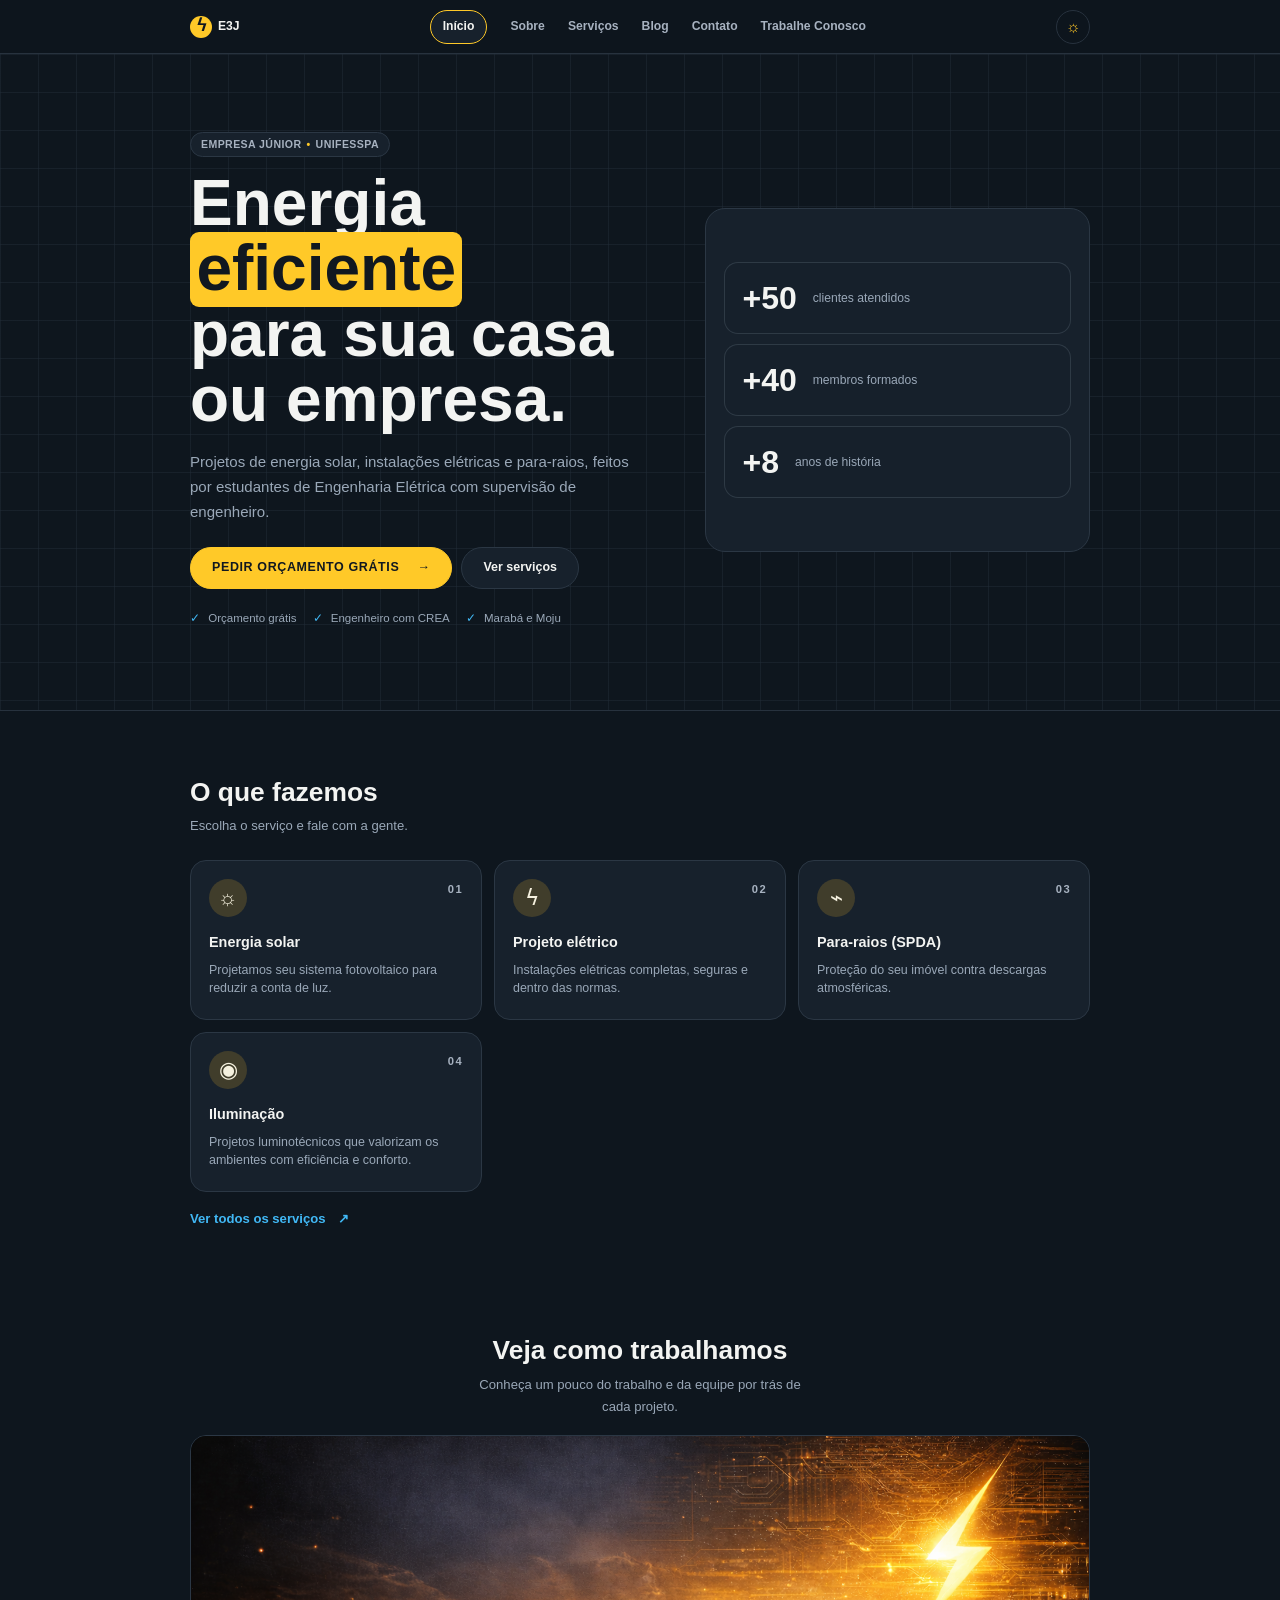
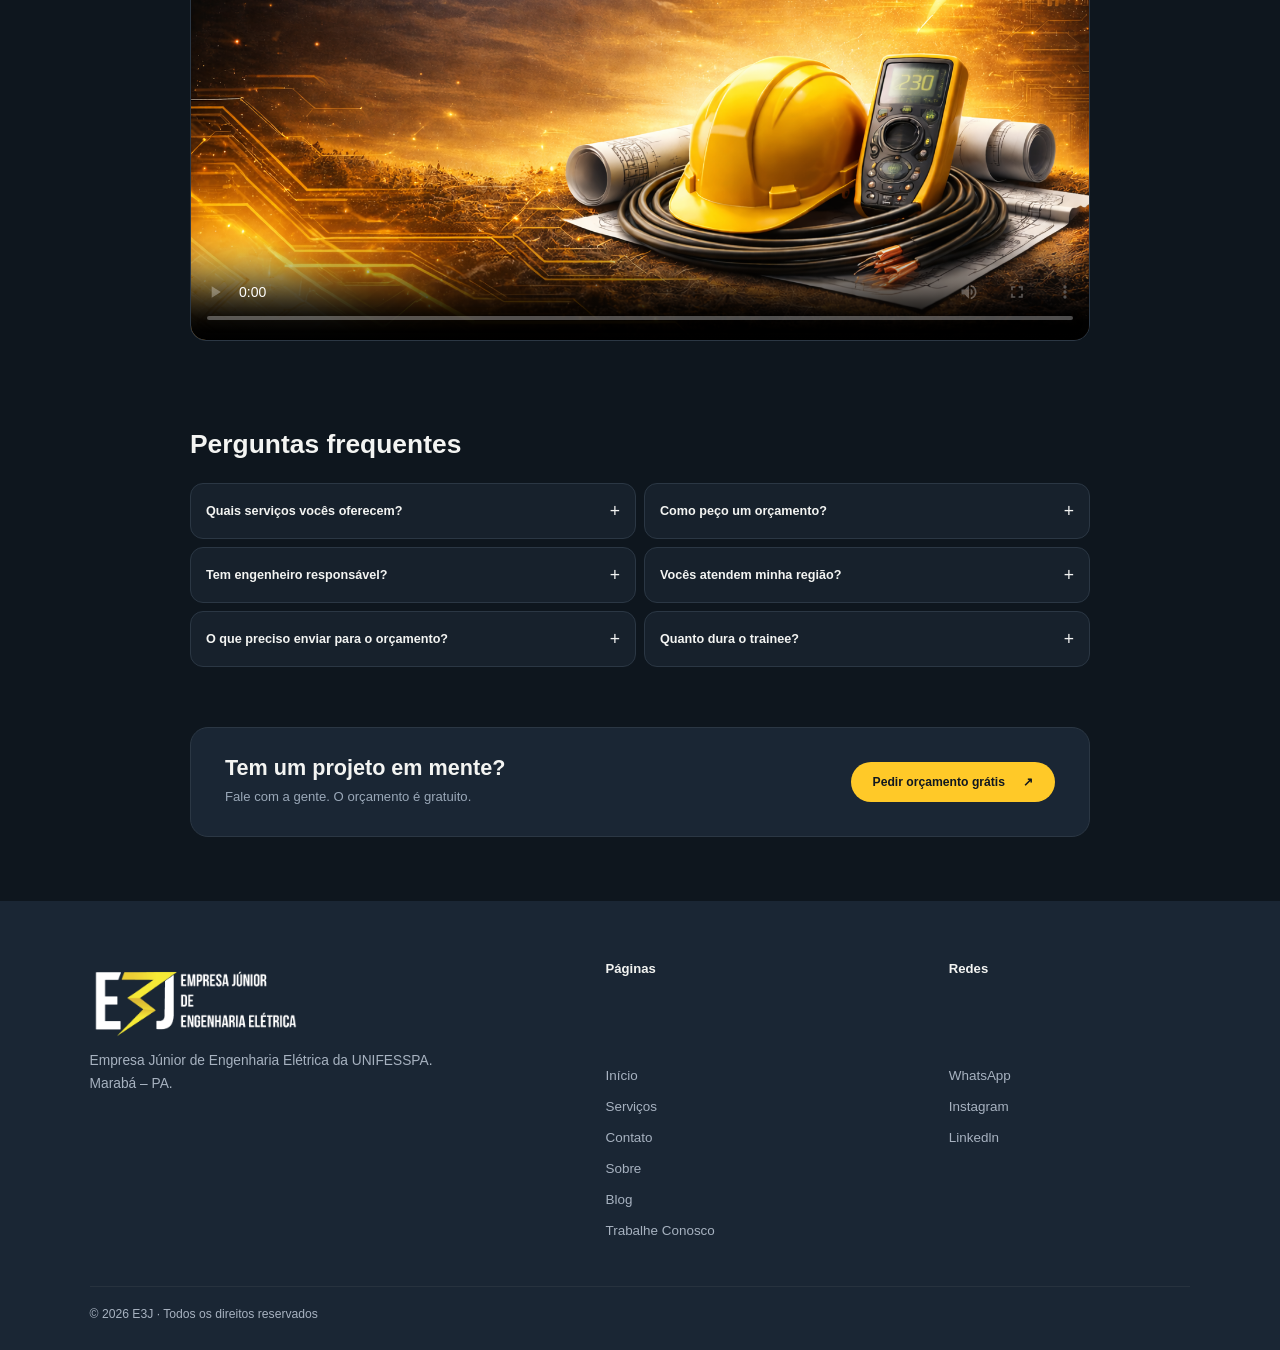
<file: index.html>
<!DOCTYPE html>
<html lang="pt-br" data-theme="dark">
<head>
    <meta charset="UTF-8">
    <meta name="viewport" content="width=device-width, initial-scale=1.0">
    <link rel="stylesheet" href="style.css">
    <link rel="preconnect" href="https://fonts.googleapis.com">
    <link rel="preconnect" href="https://fonts.gstatic.com" crossorigin>
    <link href="https://fonts.googleapis.com/css2?family=Barlow+Condensed:wght@700;800;900&display=swap" rel="stylesheet">
    <meta name="description" content="Projetos de energia solar, instalações elétricas e proteção contra descargas atmosféricas em Marabá e Moju. Conheça a E3J Engenharia Elétrica.">
    <title>Início | E3J Engenharia Elétrica</title>
    <link rel="icon" type="image/PNG" href="Images/E3J-removebg-preview 1.png">
</head>
<body>

    <nav id="navegacao">

        <a class="marca" href="index.html" aria-label="E3J, página inicial">
            <span class="brand-icon" aria-hidden="true">ϟ</span>
            <span class="brand-name">E3J</span>
        </a>

        <ul id="menu">
            <li><a href="index.html">Início</a></li>
            <li><a href="sobre.html">Sobre</a></li>
            <li><a href="servicos.html">Serviços</a></li>
            <li><a href="blog.html">Blog</a></li>
            <li><a href="contato.html">Contato</a></li>
            <li><a href="ingressao.html">Trabalhe Conosco</a></li>

        </ul>

        <div class="nav-actions">
            <a class="nav-contact" href="https://api.whatsapp.com/send/?phone=94992054589&amp;text=Ol%C3%A1.+Gostaria+de+iniciar+um+atendimento%21&amp;type=phone_number&amp;app_absent=0">Fale conosco <span aria-hidden="true">↗</span></a>
            <button id="theme-toggle" class="theme-toggle" type="button" aria-label="Ativar tema claro" title="Ativar tema claro">
                <span class="theme-icon" aria-hidden="true">☼</span>
            </button>
            <button class="menu-toggle" type="button" aria-label="Abrir menu" aria-expanded="false" aria-controls="menu">
                <span></span>
            </button>
        </div>

    </nav>

    <header id="cabecalho_inicial">

        <div class="hero-copy">
            <h4 class="eyebrow">EMPRESA JÚNIOR <span>•</span> UNIFESSPA</h4>
            <h1>Energia <span>eficiente</span> para sua casa ou empresa.</h1>
            <p>Projetos de energia solar, instalações elétricas e para-raios, feitos por estudantes de Engenharia Elétrica com supervisão de engenheiro.</p>

            <div class="hero-actions">
                <a class="button button-primary" href="contato.html">Pedir orçamento grátis <span aria-hidden="true">→</span></a>
                <a class="button button-secondary" href="servicos.html">Ver serviços</a>
            </div>

            <ul id="garantias">
                <li><span aria-hidden="true">✓</span> Orçamento grátis</li>
                <li><span aria-hidden="true">✓</span> Engenheiro com CREA</li>
                <li><span aria-hidden="true">✓</span> Marabá e Moju</li>
            </ul>
        </div>

        <div class="hero-aside">
            <div class="hero-visual" role="img" aria-label="Equipe da E3J em atividade"></div>
            <ul id="conquistas" aria-label="Números da E3J">
                <li><strong>+50</strong><span>clientes atendidos</span></li>
                <li><strong>+40</strong><span>membros formados</span></li>
                <li><strong>+8</strong><span>anos de história</span></li>
            </ul>
        </div>

    </header>

    <main id="escopo">
        
        <section id="funcoes">

            <div class="section-heading" data-reveal>
                <div><h2>O que fazemos</h2><p>Escolha o serviço e fale com a gente.</p></div>
            </div>

            <ul id="servicos">
                <li>
                    <span class="service-icon" aria-hidden="true">☼</span>
                    <span class="service-number">01</span>
                    <h4> Energia solar</h4>
                    <p> Projetamos seu sistema fotovoltaico para 
                        reduzir a conta de luz.
                    </p>
                </li>

                <li>
                    <span class="service-icon" aria-hidden="true">ϟ</span>
                    <span class="service-number">02</span>
                    <h4> Projeto elétrico</h4>
                    <p> Instalações elétricas completas, seguras e 
                        dentro das normas.
                    </p>
                </li>

                <li>
                    <span class="service-icon" aria-hidden="true">⌁</span>
                    <span class="service-number">03</span>
                    <h4> Para-raios (SPDA)</h4>
                    <p> Proteção do seu imóvel contra descargas 
                        atmosféricas.
                    </p>
                </li>

                <li>
                    <span class="service-icon" aria-hidden="true">◉</span>
                    <span class="service-number">04</span>
                    <h4>Iluminação</h4>
                    <p>Projetos luminotécnicos que valorizam os ambientes com eficiência e conforto.</p>
                </li>
            </ul>

            <a class="text-link" href="servicos.html">Ver todos os serviços <span aria-hidden="true">↗</span></a>

        </section>

        <section id="secao_video">

            <div class="media-heading" data-reveal>
                <h2>Veja como trabalhamos</h2>
                <p>Conheça um pouco do trabalho e da equipe por trás de cada projeto.</p>
            </div>

            <video controls preload="metadata" poster="Images/490a22db4867c429686773f7facb7a86.png" aria-label="Vídeo de apresentação da E3J">
                <source src="Videos/E3J - Empresa Júnior de Engenharia Elétrica.mp4" type="video/mp4">
            </video>

        </section>

        <section id="secao_perguntas">

            <div class="faq-heading" data-reveal><h2>Perguntas frequentes</h2></div>
            
            <div class="faq-list" data-reveal>
            <details>
                <summary>Quais serviços vocês oferecem?</summary>
                <p>Energia solar, projetos elétricos, iluminação
                (luminotécnico) e para-raios (SPDA).
                </p>
            </details>

            <details>
                <summary>Como peço um orçamento?</summary>
                <p>Chame no WhatsApp ou pela página de Contato. O
                orçamento é gratuito.
                </p>
            </details>

            <details>
                <summary>Tem engenheiro responsável?</summary>
                <p>Sim. Um professor orientador com CREA ativo
                acompanha todos os projetos.
                </p>
            </details>

            <details>
                <summary>Vocês atendem minha região?</summary>
                <p>Atendemos Marabá e Moju.</p>
            </details>

            <details>
                <summary>O que preciso enviar para o orçamento?</summary>
                <p>O consumo em kWh dos últimos 12 meses, que aparece
                na sua conta de luz.
                </p>
            </details>

            <details>
                <summary>Quanto dura o trainee?</summary>
                <p>3 meses. Depois disso, você vira membro oficial
                da E3J.
                </p>
            </details>
            </div>

        </section>

        <section id="chamada" data-reveal>

            <div class="callout-panel">
                <div class="callout-copy">
                    <span class="eyebrow">SEU PRÓXIMO PASSO</span>
                    <h2>Tem um projeto em mente?</h2>
                    <p>Fale com a gente. O orçamento é gratuito.</p>
                </div>
                <a class="button button-light" href="contato.html">Pedir orçamento grátis <span aria-hidden="true">↗</span></a>
            </div>
        </section>


    </main>

    <footer id="rodape">

        <img src="Images/E3J Logo - Transparente.png" alt="E3J Engenharia Elétrica">
        <p> Empresa Júnior de Engenharia Elétrica da UNIFESSPA. Marabá – PA. </p>

        <h4> Páginas </h4>
        
        <ul id="paginas">
            
            <li><a href="index.html">Início</a></li>
            <li><a href="servicos.html">Serviços</a></li>
            <li><a href="contato.html">Contato</a></li>
            <li><a href="sobre.html">Sobre</a></li>
            <li><a href="blog.html">Blog</a></li>
            <li><a href="ingressao.html"> Trabalhe Conosco </a></li>
           
        </ul>

        <h4> Redes </h4>

        <ul id="redes">
            
           <li><a href="https://api.whatsapp.com/send/?phone=94992054589&text=Ol%C3%A1.+Gostaria+de+iniciar+um+atendimento%21&type=phone_number&app_absent=0"> WhatsApp </a></li>
           <li><a href="https://www.instagram.com/etresj"> Instagram</a></li>
           <li><a href="https://www.linkedin.com/company/etresj/posts/?feedView=all"> Linkedln</a></li>
        
        </ul>

        <p> © 2026 E3J · Todos os direitos reservados </p>

    </footer>

    <div vw class="enabled">
    <div vw-access-button class="active"></div>
    <div vw-plugin-wrapper>
      <div class="vw-plugin-top-wrapper"></div>
    </div>
   </div>
   <script src="https://vlibras.gov.br/app/vlibras-plugin.js"></script>
   <script>
    new window.VLibras.Widget('https://vlibras.gov.br/app');
   </script>

    <script src="index.js"></script>
    
</body>
</html>
</file>
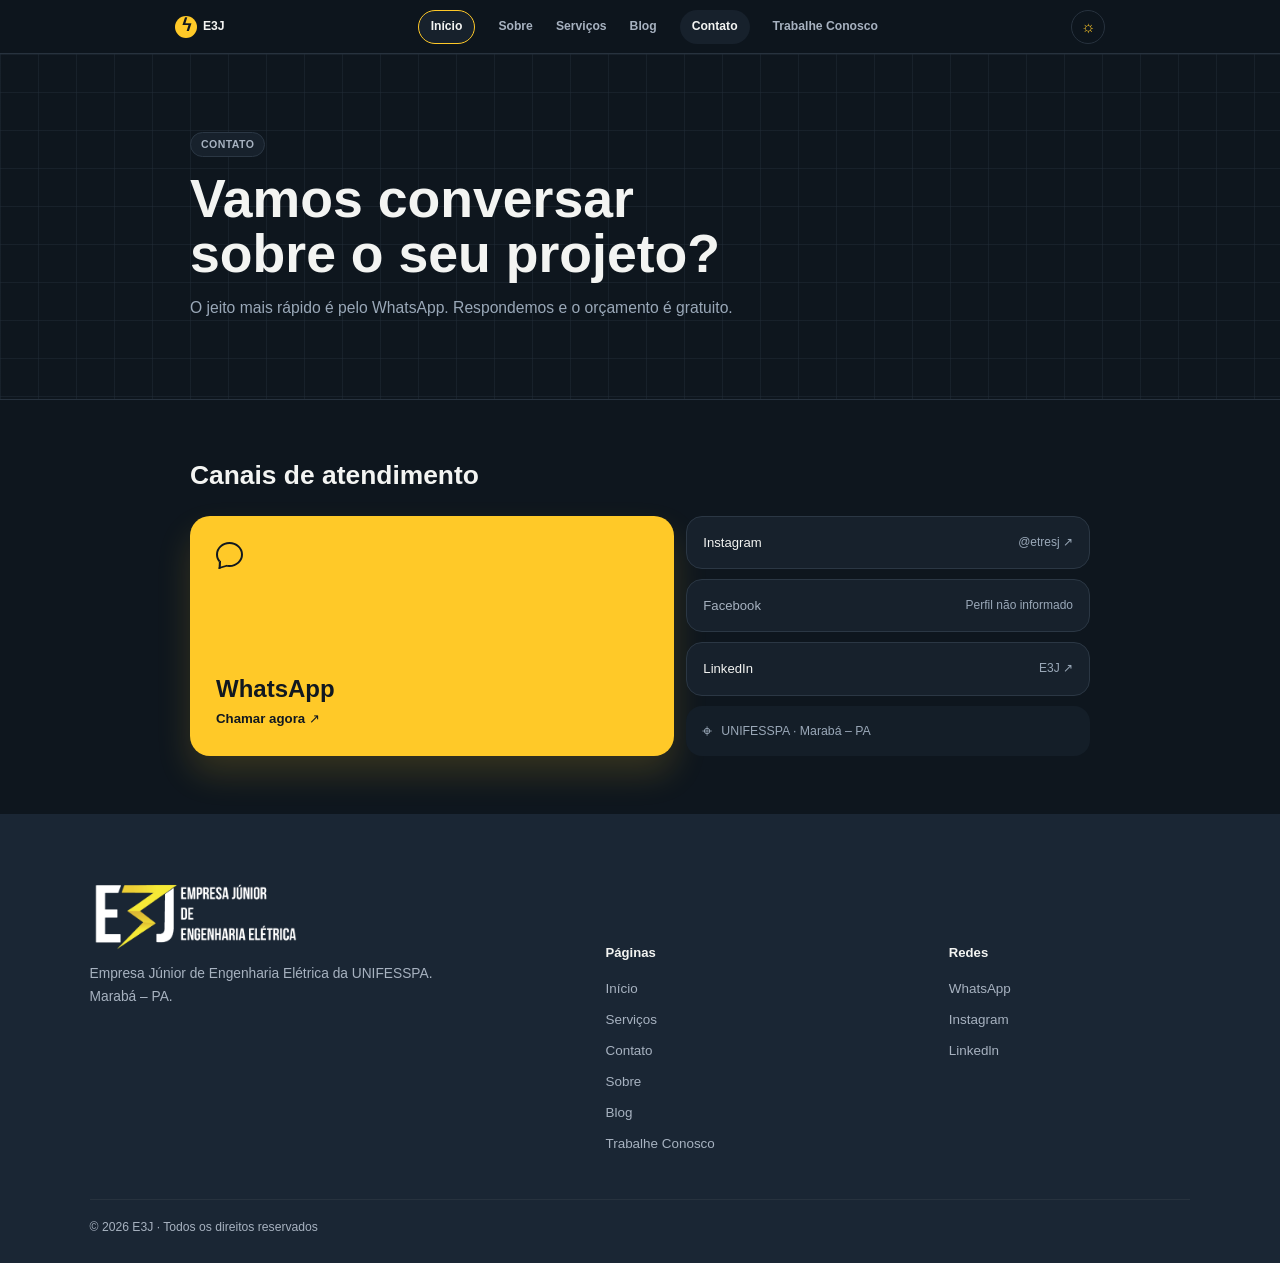
<file: contato.html>
<!DOCTYPE html>
<html lang="pt-br" data-theme="dark">
<head>
    <meta charset="UTF-8">
    <meta name="viewport" content="width=device-width, initial-scale=1.0">
    <meta name="description" content="Entre em contato com a E3J Engenharia Elétrica. Fale pelo WhatsApp ou encontre nossos canais sociais em Marabá.">
    <title>Contato</title>
    <link rel="stylesheet" href="style.css">
    <link rel="stylesheet" href="contato.css">
    <link rel="icon" type="image/PNG" href="Images/E3J-removebg-preview 1.png">
</head>

<body>

    <nav id="navegacao">

        <a class="marca" href="index.html" aria-label="E3J, página inicial">
            <span class="brand-icon" aria-hidden="true">ϟ</span>
            <span class="brand-name">E3J</span>
        </a>

        <ul id="menu">
            <li><a href="index.html">Início</a></li>
            <li><a href="sobre.html">Sobre</a></li>
            <li><a href="servicos.html">Serviços</a></li>
            <li><a href="blog.html">Blog</a></li>
            <li><a href="contato.html">Contato</a></li>
            <li><a href="ingressao.html">Trabalhe Conosco</a></li>

        </ul>

        <div class="nav-actions">
            <button id="theme-toggle" class="theme-toggle" type="button" aria-label="Ativar tema claro" title="Ativar tema claro">
                <span class="theme-icon" aria-hidden="true">☼</span>
            </button>
            <button class="menu-toggle" type="button" aria-label="Abrir menu" aria-expanded="false" aria-controls="menu">
                <span></span>
            </button>
        </div>

    </nav>

    <header id="cabecalho_inicial" class="contact-hero">
        <div class="contact-hero-copy">
            <h4 class="eyebrow">CONTATO</h4>
            <h1>Vamos conversar sobre o seu projeto?</h1>
            <p>O jeito mais rápido é pelo WhatsApp. Respondemos e o orçamento é gratuito.</p>
        </div>
    </header>

    <main id="escopo">
        <section class="contact-section" aria-labelledby="contact-heading" data-reveal>
            <h2 id="contact-heading">Canais de atendimento</h2>

            <div class="contact-grid">
                <a class="whatsapp-card" href="https://api.whatsapp.com/send/?phone=94992054589&amp;text=Ol%C3%A1.+Gostaria+de+iniciar+um+atendimento%21&amp;type=phone_number&amp;app_absent=0" target="_blank" rel="noopener noreferrer">
                    <span class="whatsapp-icon" aria-hidden="true"></span>
                    <span class="whatsapp-copy">
                        <strong>WhatsApp</strong>
                        <span>Chamar agora <span aria-hidden="true">↗</span></span>
                    </span>
                </a>

                <div class="contact-aside">
                    <div class="social-links" aria-label="Redes sociais">
                        <a href="https://www.instagram.com/etresj" target="_blank" rel="noopener noreferrer">
                            <span>Instagram</span><span class="social-handle">@etresj <span aria-hidden="true">↗</span></span>
                        </a>
                        <div class="social-link-unavailable" aria-label="Facebook, endereço do perfil não informado">
                            <span>Facebook</span><span class="social-handle">Perfil não informado</span>
                        </div>
                        <a href="https://www.linkedin.com/company/etresj/posts/?feedView=all" target="_blank" rel="noopener noreferrer">
                            <span>LinkedIn</span><span class="social-handle">E3J <span aria-hidden="true">↗</span></span>
                        </a>
                    </div>
                    <div class="contact-location">
                        <span aria-hidden="true">⌖</span>
                        <span>UNIFESSPA · Marabá – PA</span>
                    </div>
                </div>
            </div>
        </section>
    </main>

    <footer id="rodape">

        <img src="Images/E3J Logo - Transparente.png" alt="E3J Engenharia Elétrica">
        <p> Empresa Júnior de Engenharia Elétrica da UNIFESSPA. Marabá – PA. </p>

        <h4> Páginas </h4>
        
        <ul id="paginas">
            
            <li><a href="index.html">Início</a></li>
            <li><a href="servicos.html">Serviços</a></li>
            <li><a href="contato.html">Contato</a></li>
            <li><a href="sobre.html">Sobre</a></li>
            <li><a href="blog.html">Blog</a></li>
            <li><a href="ingressao.html"> Trabalhe Conosco </a></li>
           
        </ul>

        <h4> Redes </h4>

        <ul id="redes">
            
           <li><a href="https://api.whatsapp.com/send/?phone=94992054589&text=Ol%C3%A1.+Gostaria+de+iniciar+um+atendimento%21&type=phone_number&app_absent=0"> WhatsApp </a></li>
           <li><a href="https://www.instagram.com/etresj"> Instagram</a></li>
           <li><a href="https://www.linkedin.com/company/etresj/posts/?feedView=all"> Linkedln</a></li>
        
        </ul>

        <p> © 2026 E3J · Todos os direitos reservados </p>


    </footer>

    <div vw class="enabled">
    <div vw-access-button class="active"></div>
    <div vw-plugin-wrapper>
      <div class="vw-plugin-top-wrapper"></div>
    </div>
   </div>
   <script src="https://vlibras.gov.br/app/vlibras-plugin.js"></script>
   <script>
    new window.VLibras.Widget('https://vlibras.gov.br/app');
   </script>

    <script src="index.js"></script>


</body>
</html>
</file>
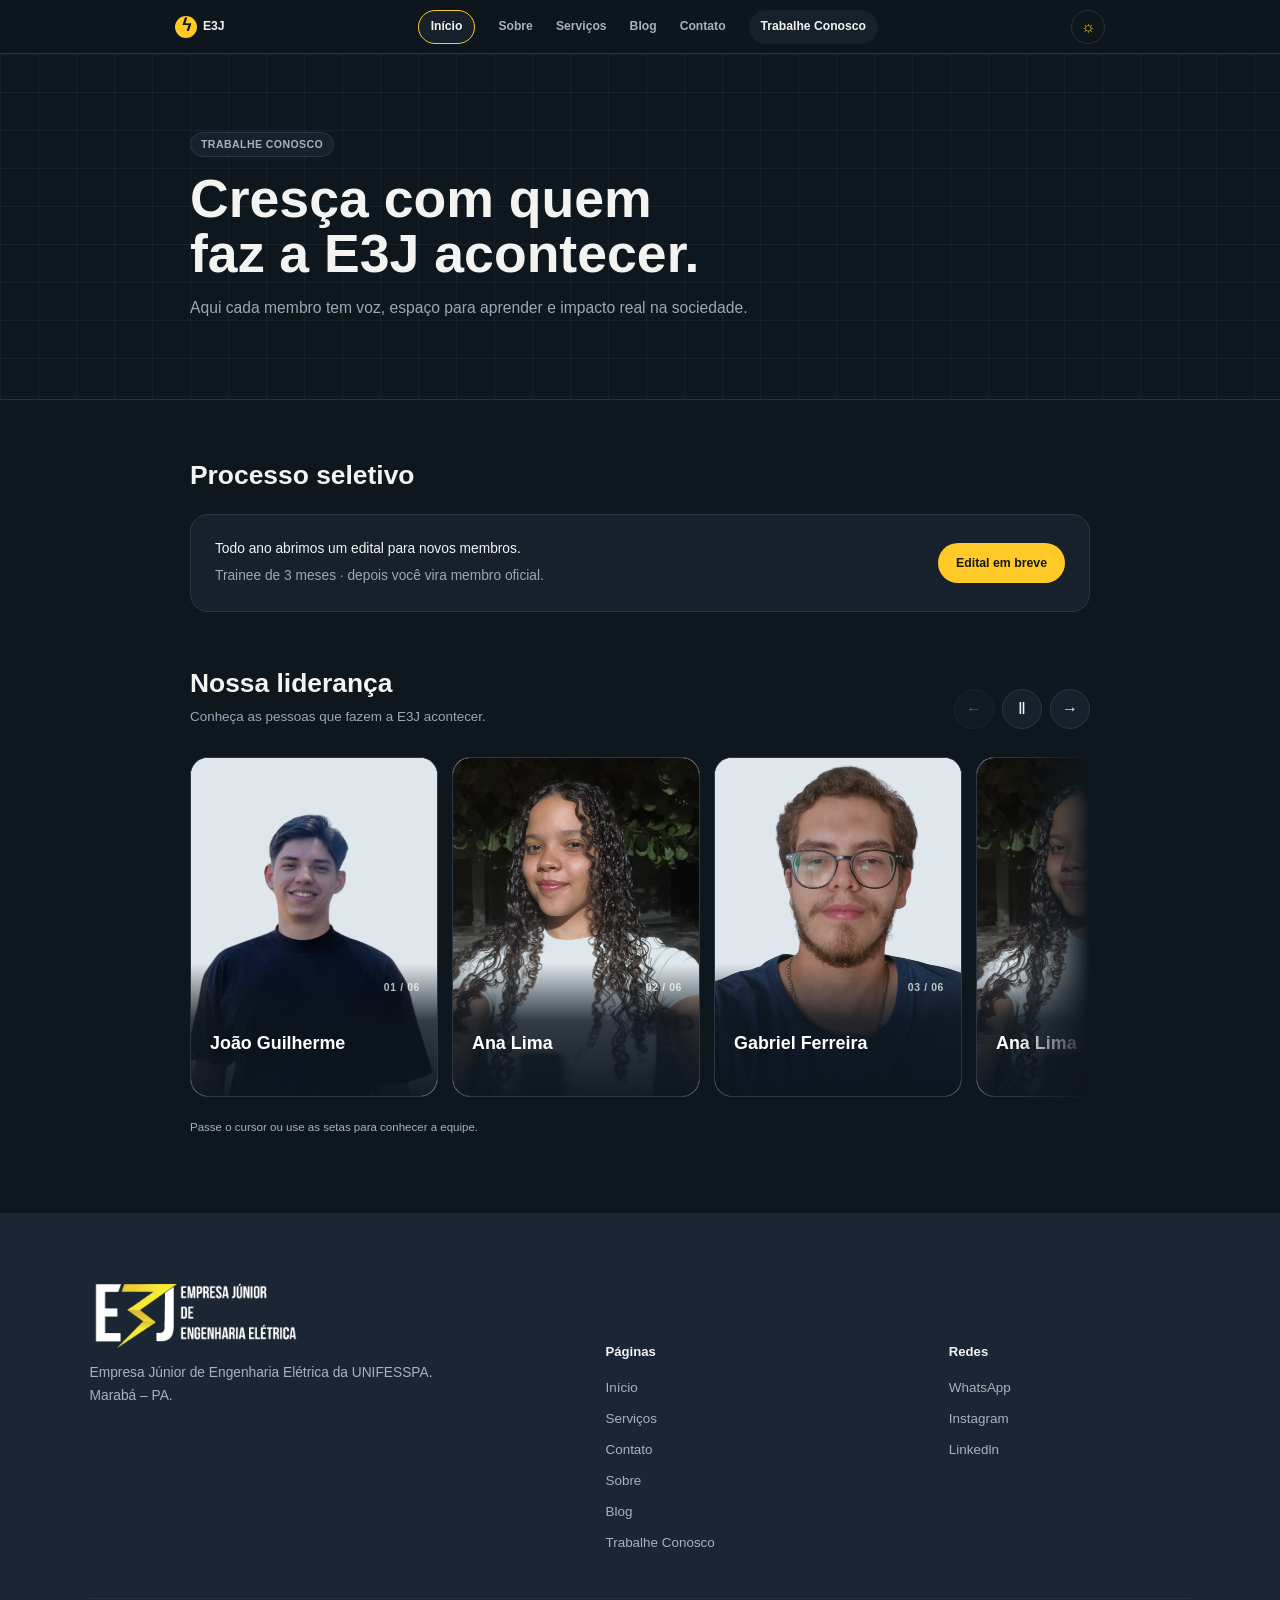
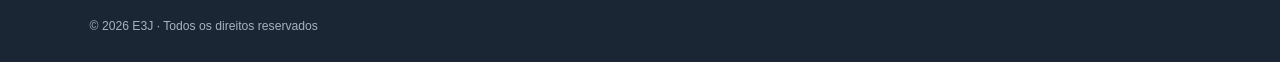
<file: ingressao.html>
<!DOCTYPE html>
<html lang="pt-br" data-theme="dark">
<head>
    <meta charset="UTF-8">
    <meta name="viewport" content="width=device-width, initial-scale=1.0">
    <meta name="description" content="Conheça a liderança da E3J e saiba como participar do processo seletivo da Empresa Júnior de Engenharia Elétrica da UNIFESSPA.">
    <title>Trabalhe Conosco | E3J Engenharia Elétrica</title>
    <link rel="stylesheet" href="style.css">
    <link rel="stylesheet" href="ingressao.css">
    <link rel="icon" type="image/PNG" href="Images/E3J-removebg-preview 1.png">
</head>
<body>

    <nav id="navegacao">
        <a class="marca" href="index.html" aria-label="E3J, página inicial">
            <span class="brand-icon" aria-hidden="true">ϟ</span>
            <span class="brand-name">E3J</span>
        </a>

        <ul id="menu">
            <li><a href="index.html">Início</a></li>
            <li><a href="sobre.html">Sobre</a></li>
            <li><a href="servicos.html">Serviços</a></li>
            <li><a href="blog.html">Blog</a></li>
            <li><a href="contato.html">Contato</a></li>
            <li><a href="ingressao.html">Trabalhe Conosco</a></li>

        </ul>

        <div class="nav-actions">
            <button id="theme-toggle" class="theme-toggle" type="button" aria-label="Ativar tema claro" title="Ativar tema claro">
                <span class="theme-icon" aria-hidden="true">☼</span>
            </button>
            <button class="menu-toggle" type="button" aria-label="Abrir menu" aria-expanded="false" aria-controls="menu">
                <span></span>
            </button>
        </div>

    </nav>

    <header id="cabecalho_inicial" class="careers-hero">
        <div class="careers-hero-copy">
            <h4 class="eyebrow">TRABALHE CONOSCO</h4>
            <h1>Cresça com quem faz a E3J acontecer.</h1>
            <p>Aqui cada membro tem voz, espaço para aprender e impacto real na sociedade.</p>
        </div>
    </header>

    <main id="escopo">

        <section id="processo_seletivo" data-reveal>
            <h2>Processo seletivo</h2>
            <div class="selection-panel">
                <div>
                    <p class="selection-lead">Todo ano abrimos um edital para novos membros.</p>
                    <p class="selection-detail">Trainee de 3 meses · depois você vira membro oficial.</p>
                </div>
                <span class="selection-status">Edital em breve</span>
            </div>
        </section>

        <section id="membros" aria-labelledby="leadership-heading" data-reveal>
            <div class="leadership-heading">
                <div>
                    <h2 id="leadership-heading">Nossa liderança</h2>
                    <p>Conheça as pessoas que fazem a E3J acontecer.</p>
                </div>
                <div class="team-controls" aria-label="Controles da esteira de membros">
                    <button class="team-control" type="button" data-team-prev aria-label="Mostrar membros anteriores" title="Membros anteriores">
                        <span aria-hidden="true">←</span>
                    </button>
                    <button class="team-control" type="button" data-team-toggle aria-label="Pausar esteira" title="Pausar esteira" aria-pressed="false">
                        <span aria-hidden="true">Ⅱ</span>
                    </button>
                    <button class="team-control" type="button" data-team-next aria-label="Mostrar próximos membros" title="Próximos membros">
                        <span aria-hidden="true">→</span>
                    </button>
                </div>
            </div>

            <div class="team-window" data-team-window>
                <ul id="membros_atuais" class="team-track" aria-label="Membros atuais da liderança">
                    <li class="member-card" tabindex="0">
                        <div class="member-photo"><img src="Images/2.png" alt="João Guilherme" loading="lazy"></div>
                        <div class="member-info">
                            <span class="member-index">01 / 06</span>
                            <h3>João Guilherme</h3>
                            <p>Presidência</p>
                            <a href="https://www.linkedin.com/in/jo%C3%A3o-guilherme-lima-cavalcante/" target="_blank" rel="noopener noreferrer" aria-label="LinkedIn de João Guilherme">LinkedIn <span aria-hidden="true">↗</span></a>
                        </div>
                    </li>
                    <li class="member-card" tabindex="0">
                        <div class="member-photo"><img src="Images/3.png" alt="Ana Lima" loading="lazy"></div>
                        <div class="member-info">
                            <span class="member-index">02 / 06</span>
                            <h3>Ana Lima</h3>
                            <p>Vice-Presidência</p>
                            <span class="member-link-unavailable">LinkedIn não informado</span>
                        </div>
                    </li>
                    <li class="member-card" tabindex="0">
                        <div class="member-photo"><img src="Images/5.png" alt="Gabriel Ferreira" loading="lazy"></div>
                        <div class="member-info">
                            <span class="member-index">03 / 06</span>
                            <h3>Gabriel Ferreira</h3>
                            <p>Diretoria de Projetos</p>
                            <a href="https://www.linkedin.com/in/gabriel-ferreira-da-silva-8431492b5/" target="_blank" rel="noopener noreferrer" aria-label="LinkedIn de Gabriel Ferreira">LinkedIn <span aria-hidden="true">↗</span></a>
                        </div>
                    </li>
                    <li class="member-card" tabindex="0">
                        <div class="member-photo"><img src="Images/3.png" alt="Ana Lima" loading="lazy"></div>
                        <div class="member-info">
                            <span class="member-index">04 / 06</span>
                            <h3>Ana Lima</h3>
                            <p>Diretoria ADM-Fin</p>
                            <span class="member-link-unavailable">LinkedIn não informado</span>
                        </div>
                    </li>
                    <li class="member-card" tabindex="0">
                        <div class="member-photo"><img src="Images/6.png" alt="Mateus Girão" loading="lazy"></div>
                        <div class="member-info">
                            <span class="member-index">05 / 06</span>
                            <h3>Mateus Girão</h3>
                            <p>Diretoria de Pessoas</p>
                            <a href="https://www.linkedin.com/in/mateus-barreto-39b57833b/" target="_blank" rel="noopener noreferrer" aria-label="LinkedIn de Mateus Girão">LinkedIn <span aria-hidden="true">↗</span></a>
                        </div>
                    </li>
                    <li class="member-card" tabindex="0">
                        <div class="member-photo"><img src="Images/4.png" alt="Matheus Fernandes" loading="lazy"></div>
                        <div class="member-info">
                            <span class="member-index">06 / 06</span>
                            <h3>Matheus Fernandes</h3>
                            <p>Diretoria de Comunicação</p>
                            <a href="https://www.linkedin.com/in/matheusfernandesss/" target="_blank" rel="noopener noreferrer" aria-label="LinkedIn de Matheus Fernandes">LinkedIn <span aria-hidden="true">↗</span></a>
                        </div>
                    </li>
                </ul>
            </div>
            <p class="team-hint">Passe o cursor ou use as setas para conhecer a equipe.</p>
        </section>

    </main>

    <footer id="rodape">
        <img src="Images/E3J Logo - Transparente.png" alt="E3J Engenharia Elétrica">
        <p> Empresa Júnior de Engenharia Elétrica da UNIFESSPA. Marabá – PA. </p>

        <h4> Páginas </h4>
        
        <ul id="paginas">
            
            <li><a href="index.html">Início</a></li>
            <li><a href="servicos.html">Serviços</a></li>
            <li><a href="contato.html">Contato</a></li>
            <li><a href="sobre.html">Sobre</a></li>
            <li><a href="blog.html">Blog</a></li>
            <li><a href="ingressao.html"> Trabalhe Conosco </a></li>
           
        </ul>

        <h4> Redes </h4>

        <ul id="redes">
            
           <li><a href="https://api.whatsapp.com/send/?phone=94992054589&text=Ol%C3%A1.+Gostaria+de+iniciar+um+atendimento%21&type=phone_number&app_absent=0"> WhatsApp </a></li>
           <li><a href="https://www.instagram.com/etresj"> Instagram</a></li>
           <li><a href="https://www.linkedin.com/company/etresj/posts/?feedView=all"> Linkedln</a></li>
        
        </ul>

        <p> © 2026 E3J · Todos os direitos reservados </p>


    </footer>

    <div vw class="enabled">
    <div vw-access-button class="active"></div>
    <div vw-plugin-wrapper>
      <div class="vw-plugin-top-wrapper"></div>
    </div>
   </div>
   <script src="https://vlibras.gov.br/app/vlibras-plugin.js"></script>
   <script>
    new window.VLibras.Widget('https://vlibras.gov.br/app');
   </script>

    <script src="index.js"></script>
    <script src="ingressao.js"></script>
    
</body>
</html>
</file>
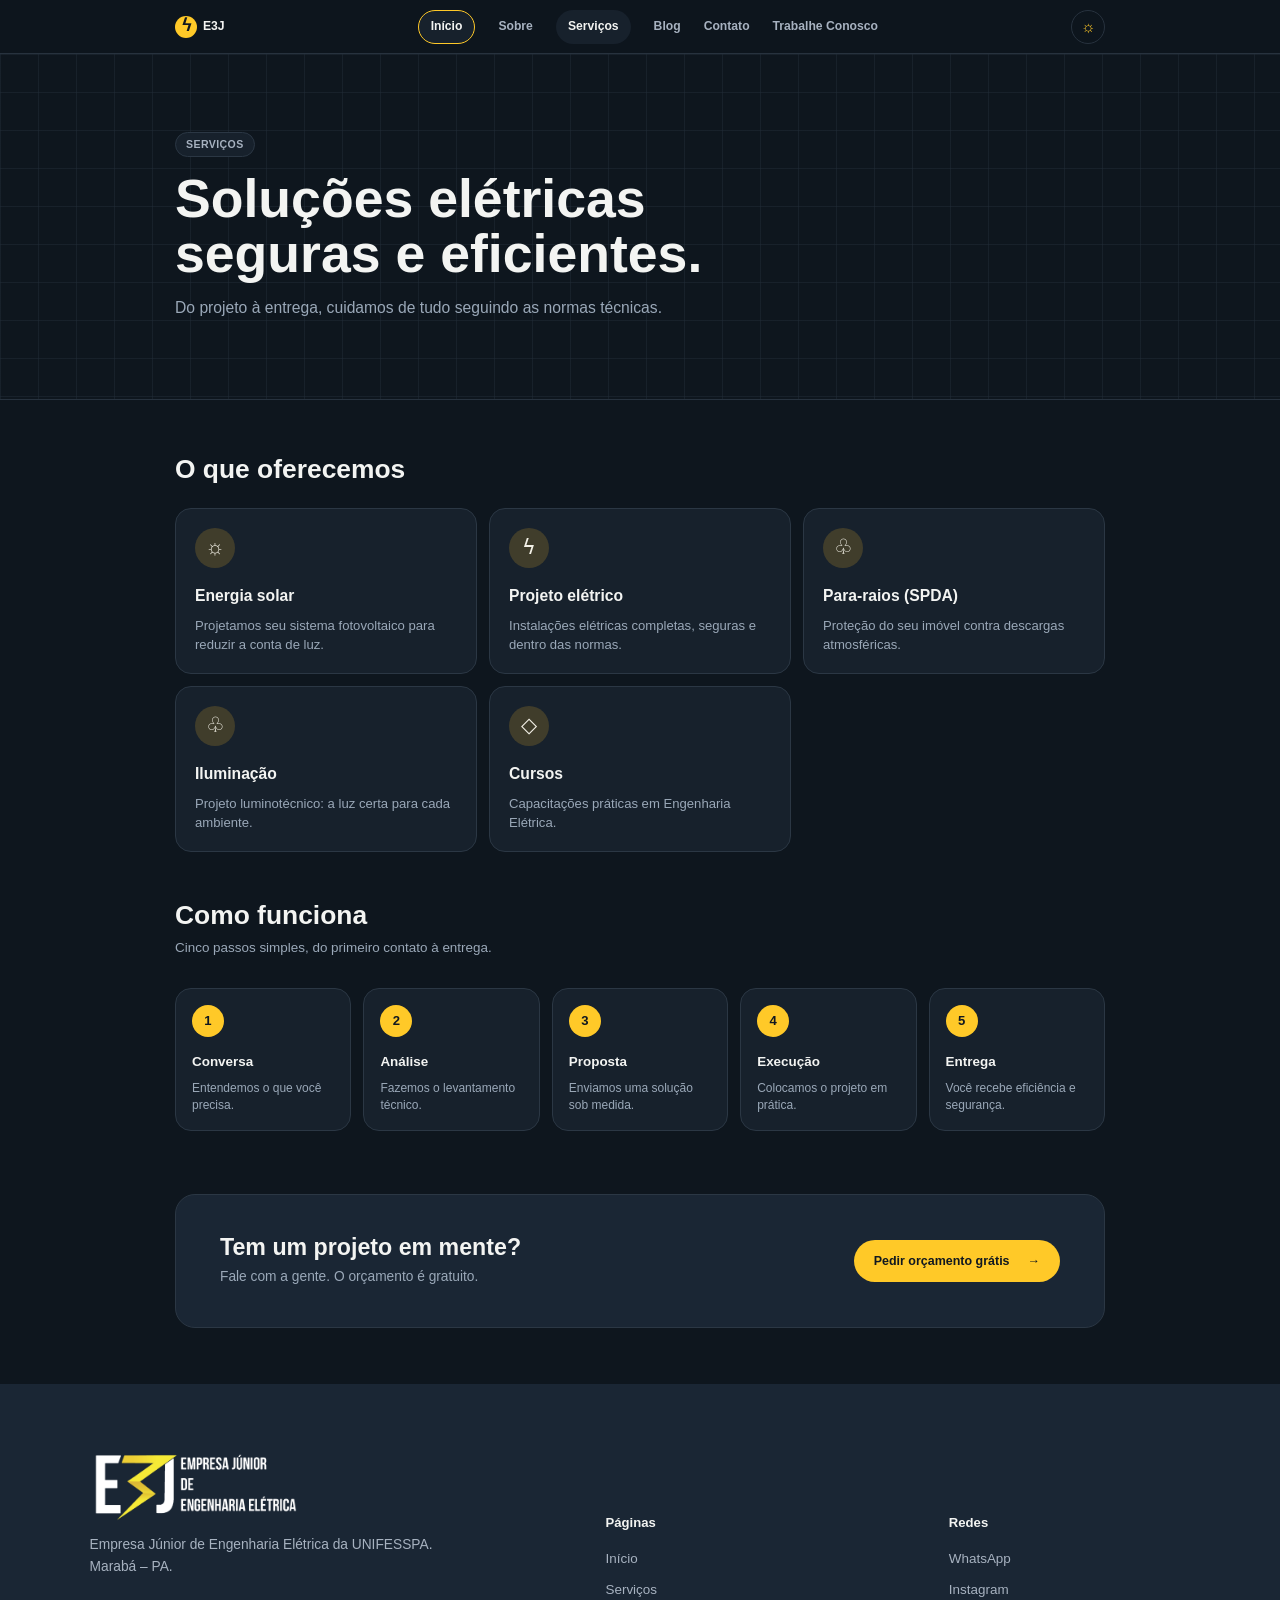
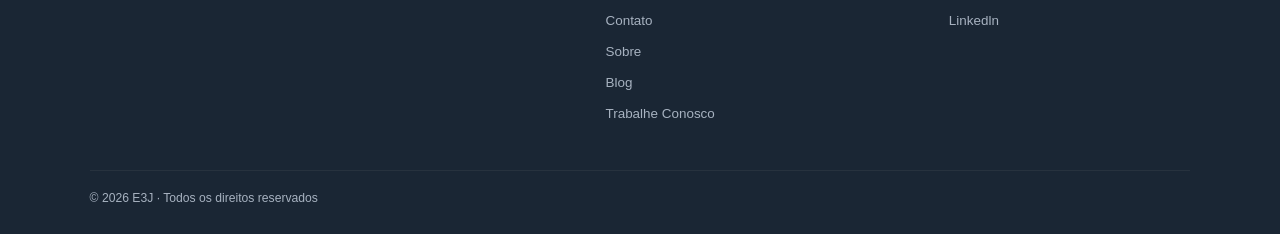
<file: servicos.html>
<!DOCTYPE html>
<html lang="pt-br" data-theme="dark">
<head>
    <meta charset="UTF-8">
    <meta name="viewport" content="width=device-width, initial-scale=1.0">
    <meta name="description" content="Conheça os serviços da E3J Engenharia Elétrica: energia solar, projetos elétricos, SPDA, iluminação e cursos em Marabá.">
    <title>Serviços</title>
    <link rel="stylesheet" href="style.css">
    <link rel="stylesheet" href="servicos.css">
    <link rel="icon" type="image/PNG" href="Images/E3J-removebg-preview 1.png">
</head>

<body>
    
    <nav id="navegacao">

        <a class="marca" href="index.html" aria-label="E3J, página inicial">
            <span class="brand-icon" aria-hidden="true">ϟ</span>
            <span class="brand-name">E3J</span>
        </a>

        <ul id="menu">
            <li><a href="index.html">Início</a></li>
            <li><a href="sobre.html">Sobre</a></li>
            <li><a href="servicos.html">Serviços</a></li>
            <li><a href="blog.html">Blog</a></li>
            <li><a href="contato.html">Contato</a></li>
            <li><a href="ingressao.html">Trabalhe Conosco</a></li>

        </ul>

        <div class="nav-actions">
            <button id="theme-toggle" class="theme-toggle" type="button" aria-label="Ativar tema claro" title="Ativar tema claro">
                <span class="theme-icon" aria-hidden="true">☼</span>
            </button>
            <button class="menu-toggle" type="button" aria-label="Abrir menu" aria-expanded="false" aria-controls="menu">
                <span></span>
            </button>
        </div>

    </nav>

    <header id="cabecalho_inicial" class="services-hero">
        <div class="services-hero-copy">
            <h4 class="eyebrow">SERVIÇOS</h4>
            <h1>Soluções elétricas seguras e eficientes.</h1>
            <p>Do projeto à entrega, cuidamos de tudo seguindo as normas técnicas.</p>
        </div>
    </header>

    <main id="escopo">

        <section id="beneficios" data-reveal>
            <h2>O que oferecemos</h2>

            <ul id="lista_01">
                <li>
                    <span class="service-icon" aria-hidden="true">☼</span>
                    <h3>Energia solar</h3>
                    <p>Projetamos seu sistema fotovoltaico para reduzir a conta de luz.</p>
                </li>
                <li>
                    <span class="service-icon" aria-hidden="true">ϟ</span>
                    <h3>Projeto elétrico</h3>
                    <p>Instalações elétricas completas, seguras e dentro das normas.</p>
                </li>
                <li>
                    <span class="service-icon" aria-hidden="true">♧</span>
                    <h3>Para-raios (SPDA)</h3>
                    <p>Proteção do seu imóvel contra descargas atmosféricas.</p>
                </li>
                <li>
                    <span class="service-icon" aria-hidden="true">♧</span>
                    <h3>Iluminação</h3>
                    <p>Projeto luminotécnico: a luz certa para cada ambiente.</p>
                </li>
                <li>
                    <span class="service-icon" aria-hidden="true">◇</span>
                    <h3>Cursos</h3>
                    <p>Capacitações práticas em Engenharia Elétrica.</p>
                </li>
            </ul>

        </section>

        <section id="metodologia" data-reveal>

            <h2>Como funciona</h2>
            <p class="method-intro">Cinco passos simples, do primeiro contato à entrega.</p>

            <ul id="lista_02">
                <li>
                    <span class="step-number">1</span>
                    <h3>Conversa</h3>
                    <p>Entendemos o que você precisa.</p>
                </li>
                <li>
                    <span class="step-number">2</span>
                    <h3>Análise</h3>
                    <p>Fazemos o levantamento técnico.</p>
                </li>
                <li>
                    <span class="step-number">3</span>
                    <h3>Proposta</h3>
                    <p>Enviamos uma solução sob medida.</p>
                </li>
                <li>
                    <span class="step-number">4</span>
                    <h3>Execução</h3>
                    <p>Colocamos o projeto em prática.</p>
                </li>
                <li>
                    <span class="step-number">5</span>
                    <h3>Entrega</h3>
                    <p>Você recebe eficiência e segurança.</p>
                </li>
            </ul>
        </section>

        <section id="chamada" data-reveal>
            <div class="callout-panel">
                <div>
                    <h2>Tem um projeto em mente?</h2>
                    <p>Fale com a gente. O orçamento é gratuito.</p>
                </div>
                <a class="button button-primary" href="contato.html">Pedir orçamento grátis <span aria-hidden="true">→</span></a>
            </div>
        </section>

    </main>

    <footer id="rodape">

        <img src="Images/E3J Logo - Transparente.png" alt="E3J Engenharia Elétrica">
        <p> Empresa Júnior de Engenharia Elétrica da UNIFESSPA. Marabá – PA. </p>

        <h4> Páginas </h4>
        
        <ul id="paginas">
            
            <li><a href="index.html">Início</a></li>
            <li><a href="servicos.html">Serviços</a></li>
            <li><a href="contato.html">Contato</a></li>
            <li><a href="sobre.html">Sobre</a></li>
            <li><a href="blog.html">Blog</a></li>
            <li><a href="ingressao.html"> Trabalhe Conosco </a></li>
           
        </ul>

        <h4> Redes </h4>

        <ul id="redes">
            
           <li><a href="https://api.whatsapp.com/send/?phone=94992054589&text=Ol%C3%A1.+Gostaria+de+iniciar+um+atendimento%21&type=phone_number&app_absent=0"> WhatsApp </a></li>
           <li><a href="https://www.instagram.com/etresj"> Instagram</a></li>
           <li><a href="https://www.linkedin.com/company/etresj/posts/?feedView=all"> Linkedln</a></li>
        
        </ul>

        <p> © 2026 E3J · Todos os direitos reservados </p>

    </footer>

    <div vw class="enabled">
    <div vw-access-button class="active"></div>
    <div vw-plugin-wrapper>
      <div class="vw-plugin-top-wrapper"></div>
    </div>
   </div>
   <script src="https://vlibras.gov.br/app/vlibras-plugin.js"></script>
   <script>
    new window.VLibras.Widget('https://vlibras.gov.br/app');
   </script>

    <script src="index.js"></script>
    
</body>
</html>
</file>
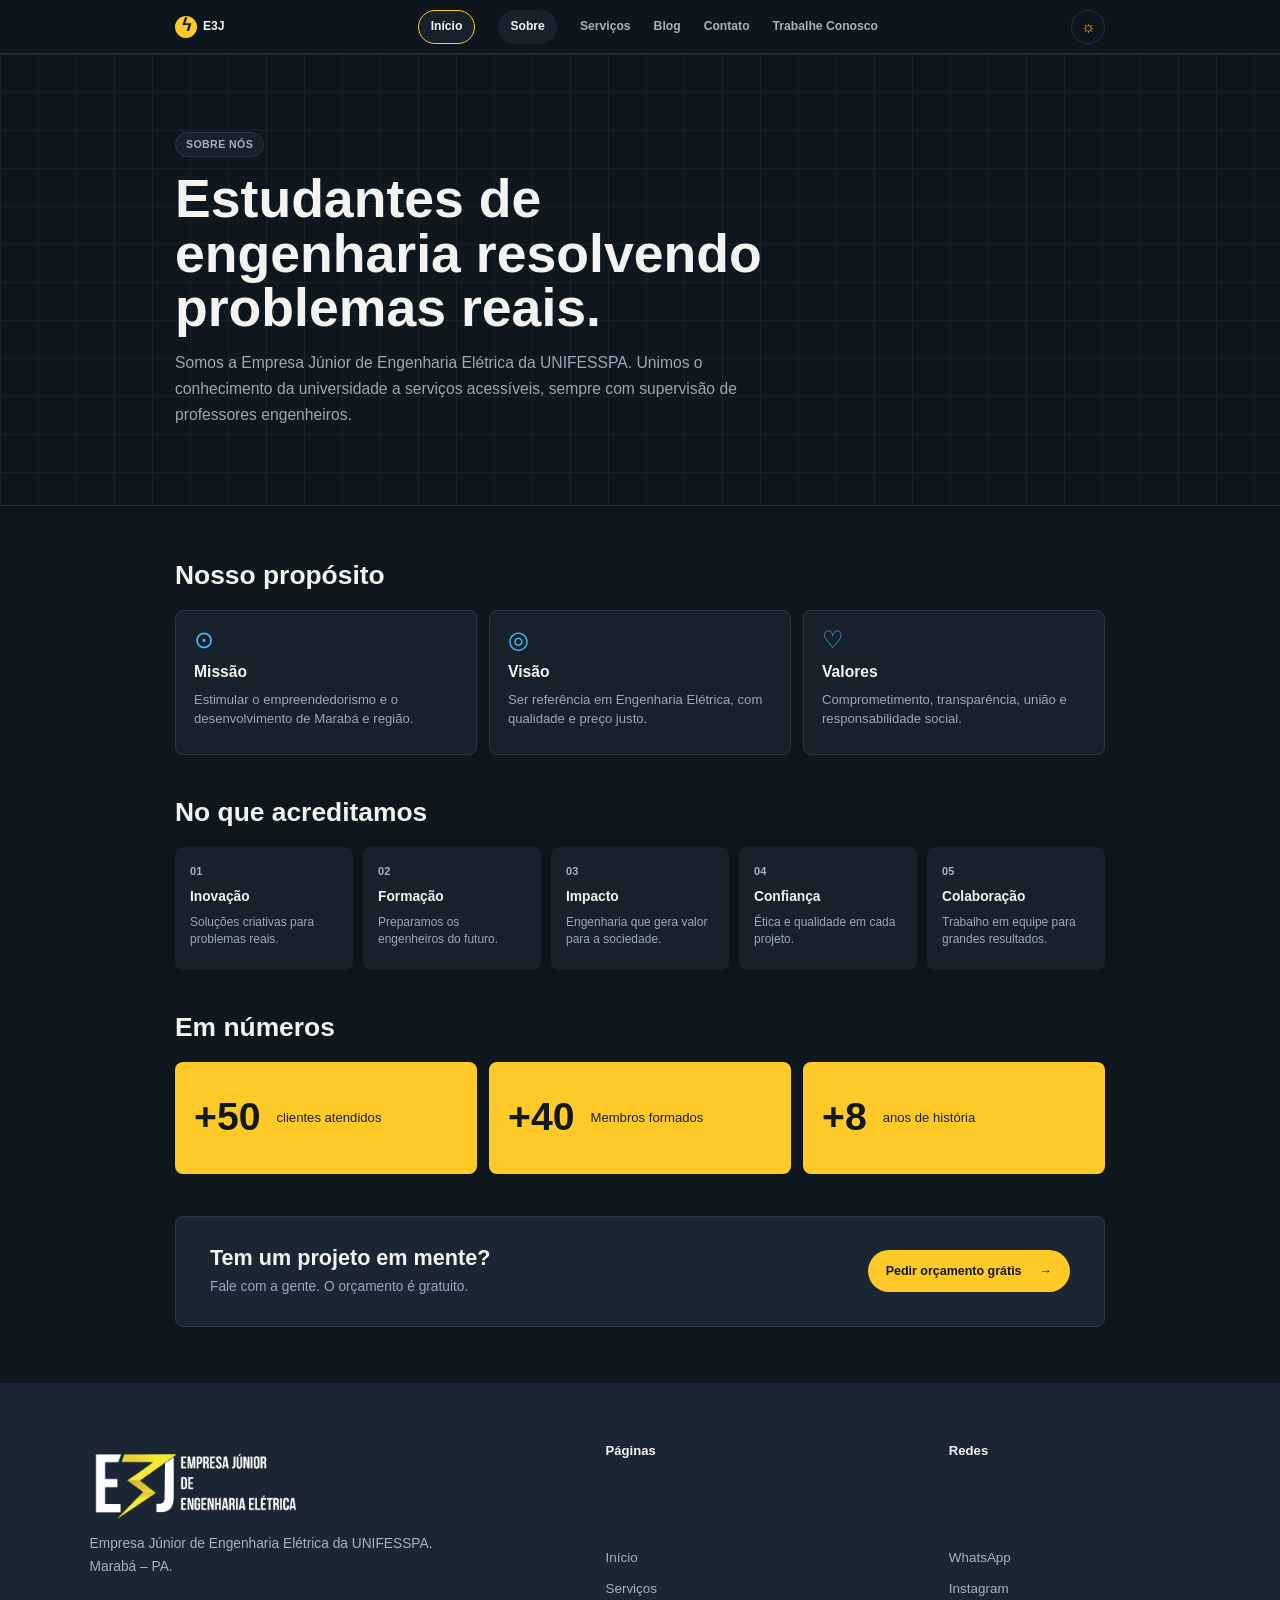
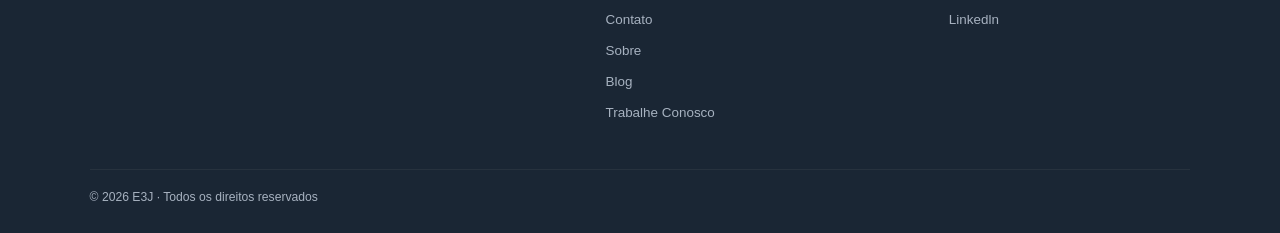
<file: sobre.html>
<!DOCTYPE html>
<html lang="pt-br" data-theme="dark">
<head>
    <meta charset="UTF-8">
    <meta name="viewport" content="width=device-width, initial-scale=1.0">
    <meta name="description" content="Conheça a missão, os valores e a história da E3J, Empresa Júnior de Engenharia Elétrica da UNIFESSPA.">
    <title>Sobre</title>
    <link rel="stylesheet" href="style.css">
    <link rel="stylesheet" href="sobre.css">
    <link rel="icon" type="image/PNG" href="Images/E3J-removebg-preview 1.png">
</head>

<body>

    <nav id="navegacao">

        <a class="marca" href="index.html" aria-label="E3J, página inicial">
            <span class="brand-icon" aria-hidden="true">ϟ</span>
            <span class="brand-name">E3J</span>
        </a>

        <ul id="menu">
            <li><a href="index.html">Início</a></li>
            <li><a href="sobre.html">Sobre</a></li>
            <li><a href="servicos.html">Serviços</a></li>
            <li><a href="blog.html">Blog</a></li>
            <li><a href="contato.html">Contato</a></li>
            <li><a href="ingressao.html">Trabalhe Conosco</a></li>

        </ul>

        <div class="nav-actions">
            <button id="theme-toggle" class="theme-toggle" type="button" aria-label="Ativar tema claro" title="Ativar tema claro">
                <span class="theme-icon" aria-hidden="true">☼</span>
            </button>
            <button class="menu-toggle" type="button" aria-label="Abrir menu" aria-expanded="false" aria-controls="menu">
                <span></span>
            </button>
        </div>

    </nav>

    <header id="cabecalho_inicial" class="about-hero">
        <div class="about-hero-copy">
            <h4 class="eyebrow">SOBRE NÓS</h4>
            <h1>Estudantes de engenharia resolvendo problemas reais.</h1>
            <p>Somos a Empresa Júnior de Engenharia Elétrica da UNIFESSPA. Unimos o conhecimento da universidade a serviços acessíveis, sempre com supervisão de professores engenheiros.</p>
        </div>
    </header>

    <main id="escopo">

        <section id="proposito" data-reveal>
            <h2>Nosso propósito</h2>

            <ul id="propositos">
                <li>
                    <span class="purpose-icon" aria-hidden="true">⊙</span>
                    <h3>Missão</h3>
                    <p>Estimular o empreendedorismo e o desenvolvimento de Marabá e região.</p>
                </li>
                <li>
                    <span class="purpose-icon" aria-hidden="true">◎</span>
                    <h3>Visão</h3>
                    <p>Ser referência em Engenharia Elétrica, com qualidade e preço justo.</p>
                </li>
                <li>
                    <span class="purpose-icon" aria-hidden="true">♡</span>
                    <h3>Valores</h3>
                    <p>Comprometimento, transparência, união e responsabilidade social.</p>
                </li>
            </ul>

        </section>

        <section id="valor" data-reveal>
            <h2>No que acreditamos</h2>

            <ul id="valores">
                <li>
                    <span class="value-number">01</span>
                    <h3>Inovação</h3>
                    <p>Soluções criativas para problemas reais.</p>
                </li>
                <li>
                    <span class="value-number">02</span>
                    <h3>Formação</h3>
                    <p>Preparamos os engenheiros do futuro.</p>
                </li>
                <li>
                    <span class="value-number">03</span>
                    <h3>Impacto</h3>
                    <p>Engenharia que gera valor para a sociedade.</p>
                </li>
                <li>
                    <span class="value-number">04</span>
                    <h3>Confiança</h3>
                    <p>Ética e qualidade em cada projeto.</p>
                </li>
                <li>
                    <span class="value-number">05</span>
                    <h3>Colaboração</h3>
                    <p>Trabalho em equipe para grandes resultados.</p>
                </li>
            </ul>

        </section>

        <section id="resultados" data-reveal>

            <h2>Em números</h2>

            <ul id="conquistas">
                <li>
                    <strong>+50</strong>
                    <p>clientes atendidos</p>
                </li>
                <li>
                    <strong>+40</strong>
                    <p>Membros formados</p>
                </li>
                <li>
                    <strong>+8</strong>
                    <p>anos de história</p>
                </li>
            </ul>

        </section>

        <section id="chamada" data-reveal>
            <div class="callout-panel">
                <div>
                    <h2>Tem um projeto em mente?</h2>
                    <p>Fale com a gente. O orçamento é gratuito.</p>
                </div>
                <a class="button button-primary" href="contato.html">Pedir orçamento grátis <span aria-hidden="true">→</span></a>
            </div>
        </section>

    </main>

    <footer id="rodape">

        <img src="Images/E3J Logo - Transparente.png" alt="E3J Engenharia Elétrica">
        <p> Empresa Júnior de Engenharia Elétrica da UNIFESSPA. Marabá – PA. </p>

        <h4> Páginas </h4>
        
        <ul id="paginas">
            
            <li><a href="index.html">Início</a></li>
            <li><a href="servicos.html">Serviços</a></li>
            <li><a href="contato.html">Contato</a></li>
            <li><a href="sobre.html">Sobre</a></li>
            <li><a href="blog.html">Blog</a></li>
            <li><a href="ingressao.html"> Trabalhe Conosco </a></li>
           
        </ul>

        <h4> Redes </h4>

        <ul id="redes">
            
           <li><a href="https://api.whatsapp.com/send/?phone=94992054589&text=Ol%C3%A1.+Gostaria+de+iniciar+um+atendimento%21&type=phone_number&app_absent=0"> WhatsApp </a></li>
           <li><a href="https://www.instagram.com/etresj"> Instagram</a></li>
           <li><a href="https://www.linkedin.com/company/etresj/posts/?feedView=all"> Linkedln</a></li>
        
        </ul>

        <p> © 2026 E3J · Todos os direitos reservados </p>

    </footer>

    <div vw class="enabled">
    <div vw-access-button class="active"></div>
    <div vw-plugin-wrapper>
      <div class="vw-plugin-top-wrapper"></div>
    </div>
   </div>
   <script src="https://vlibras.gov.br/app/vlibras-plugin.js"></script>
   <script>
    new window.VLibras.Widget('https://vlibras.gov.br/app');
   </script>

    <script src="index.js"></script>


    
</body>
</html>
</file>
<file: style.css>
:root {
	color-scheme: light;
	--ink: #172923;
	--ink-soft: #3f5048;
	--green: #164b3a;
	--green-deep: #10372e;
	--lime: #f0c419;
	--sun: #f0c419;
	--paper: #f7f8f2;
	--white: #ffffff;
	--line: #dce3db;
	--accent: #f0c419;
	--accent-hover: #ffda3e;
	--accent-soft: #fbf3cf;
	--muted: #69766d;
	--card: #ffffff;
	--surface-border: #e0e6dd;
	--footer-bg: #e9ece5;
	--footer-ink: #26352d;
	--footer-muted: #526057;
	--footer-logo-filter: none;
	--cta-bg: #164b3a;
	--content: 1180px;
	--font-body: "Avenir Next", Avenir, "Segoe UI", sans-serif;
	--font-display: "Iowan Old Style", "Palatino Linotype", "Book Antiqua", Georgia, serif;
}

*,
*::before,
*::after {
	box-sizing: border-box;
}

html {
	scroll-behavior: smooth;
	scroll-padding-top: 90px;
}

body {
	margin: 0;
	color: var(--ink);
	background: var(--white);
	font-family: var(--font-body);
	font-size: 16px;
	line-height: 1.65;
	-webkit-font-smoothing: antialiased;
}

body,
button,
a {
	-webkit-tap-highlight-color: transparent;
}

img,
video {
	display: block;
	max-width: 100%;
}

a {
	color: inherit;
	text-decoration: none;
}

a:focus-visible,
button:focus-visible,
summary:focus-visible {
	outline: 3px solid var(--sun);
	outline-offset: 4px;
}

h1,
h2,
h3,
h4,
p {
	margin-top: 0;
}

h1,
h2,
h3 {
	text-wrap: balance;
}

#navegacao {
	position: sticky;
	z-index: 20;
	top: 0;
	display: flex;
	align-items: center;
	justify-content: space-between;
	width: 100%;
	min-height: 82px;
	padding: 12px max(5.5vw, calc((100vw - var(--content)) / 2));
	background: rgba(255, 255, 255, 0.96);
	border-bottom: 1px solid rgba(23, 41, 35, 0.08);
	transition: box-shadow 180ms ease, min-height 180ms ease;
	backdrop-filter: blur(14px);
}

#navegacao.is-scrolled {
	min-height: 70px;
	box-shadow: 0 8px 26px rgba(16, 55, 46, 0.08);
}

.marca {
	display: inline-flex;
	flex: 0 0 auto;
	align-items: center;
}

.marca img {
	width: 82px;
	height: 54px;
	object-fit: contain;
}

#menu {
	display: flex;
	align-items: center;
	gap: clamp(18px, 2.4vw, 36px);
	margin: 0;
	padding: 0;
	list-style: none;
}

#menu a {
	position: relative;
	display: inline-flex;
	align-items: center;
	min-height: 44px;
	color: #435149;
	font-size: 0.89rem;
	font-weight: 650;
	transition: color 160ms ease;
}

#menu a::after {
	position: absolute;
	right: 0;
	bottom: 5px;
	left: 0;
	height: 2px;
	background: var(--green);
	content: "";
	transform: scaleX(0);
	transform-origin: left;
	transition: transform 180ms ease;
}

#menu a:hover,
#menu a:focus-visible {
	color: var(--green);
}

#menu a:hover::after,
#menu a:focus-visible::after {
	transform: scaleX(1);
}

.menu-toggle {
	display: none;
	width: 46px;
	height: 46px;
	padding: 0;
	border: 1px solid var(--line);
	border-radius: 50%;
	color: var(--ink);
	background: var(--white);
	cursor: pointer;
}

.menu-toggle span,
.menu-toggle::before,
.menu-toggle::after {
	display: block;
	width: 18px;
	height: 2px;
	margin: 4px auto;
	background: currentColor;
	content: "";
	transition: transform 180ms ease, opacity 180ms ease;
}

#cabecalho_inicial {
	position: relative;
	display: grid;
	grid-template-columns: minmax(0, 0.91fr) minmax(360px, 1.09fr);
	align-items: center;
	column-gap: clamp(36px, 6vw, 90px);
	min-height: 650px;
	padding: 74px max(7vw, calc((100vw - 1120px) / 2)) 0;
	overflow: hidden;
	color: var(--white);
	background:
		radial-gradient(ellipse at 18% 18%, rgba(217, 232, 106, 0.1), transparent 34%),
		linear-gradient(115deg, #123b31, #102d28 74%);
}

#cabecalho_inicial::before {
	position: absolute;
	top: -230px;
	right: -100px;
	width: 540px;
	height: 540px;
	border: 1px solid rgba(217, 232, 106, 0.12);
	border-radius: 50%;
	content: "";
	pointer-events: none;
}

.hero-copy {
	position: relative;
	z-index: 2;
	padding: 0 0 88px;
	animation: rise-in 700ms both;
}

.eyebrow {
	display: inline-block;
	margin-bottom: 17px;
	color: #82988c;
	font-size: 0.72rem;
	font-weight: 800;
	letter-spacing: 0.13em;
	line-height: 1.4;
}

.eyebrow span {
	padding: 0 5px;
	color: var(--sun);
}

.hero-copy > .eyebrow {
	color: var(--lime);
}

.hero-copy h1 {
	max-width: 610px;
	margin-bottom: 22px;
	font-family: var(--font-display);
	font-size: clamp(2.8rem, 5.2vw, 4.65rem);
	font-weight: 500;
	letter-spacing: 0;
	line-height: 1.05;
}

.hero-copy > p {
	max-width: 515px;
	margin-bottom: 30px;
	color: rgba(255, 255, 255, 0.75);
	font-size: 1.03rem;
	line-height: 1.8;
}

.hero-actions {
	display: flex;
	flex-wrap: wrap;
	gap: 12px;
}

.button {
	display: inline-flex;
	align-items: center;
	justify-content: center;
	gap: 18px;
	min-height: 52px;
	padding: 0 21px;
	border: 1px solid transparent;
	border-radius: 4px;
	font-size: 0.9rem;
	font-weight: 750;
	transition: transform 180ms ease, background 180ms ease, border-color 180ms ease;
}

.button:hover {
	transform: translateY(-2px);
}

.button-primary {
	color: #1d2b1d;
	background: var(--lime);
}

.button-primary:hover {
	background: #e8f48c;
}

.button-secondary {
	color: var(--white);
	border-color: rgba(255, 255, 255, 0.32);
	background: rgba(255, 255, 255, 0.04);
}

.button-secondary:hover {
	border-color: rgba(255, 255, 255, 0.72);
	background: rgba(255, 255, 255, 0.1);
}

#garantias {
	display: flex;
	flex-wrap: wrap;
	gap: 10px 22px;
	margin: 27px 0 0;
	padding: 0;
	color: rgba(255, 255, 255, 0.76);
	font-size: 0.78rem;
	list-style: none;
}

#garantias span {
	margin-right: 5px;
	color: var(--lime);
}

.hero-visual {
	position: relative;
	align-self: stretch;
	min-height: 455px;
	margin: 0 -7vw 0 0;
	overflow: hidden;
	background-color: #3e321e;
	background-image: linear-gradient(90deg, rgba(16, 45, 40, 0.08), transparent 60%), url("Images/490a22db4867c429686773f7facb7a86.png");
	background-position: center;
	background-size: cover;
	animation: image-in 850ms 100ms both;
}

.hero-visual::before {
	position: absolute;
	inset: 0;
	background: linear-gradient(0deg, rgba(13, 30, 25, 0.84), transparent 47%);
	content: "";
}

.visual-note,
.visual-caption {
	position: absolute;
	z-index: 1;
	right: clamp(22px, 4vw, 60px);
	left: clamp(22px, 4vw, 60px);
}

.visual-note {
	top: 28px;
	display: inline-flex;
	align-items: center;
	gap: 9px;
	width: fit-content;
	padding: 9px 13px;
	border: 1px solid rgba(255, 255, 255, 0.28);
	border-radius: 2px;
	color: var(--white);
	background: rgba(16, 45, 40, 0.66);
	font-size: 0.75rem;
	font-weight: 700;
	backdrop-filter: blur(10px);
}

.status-dot {
	width: 7px;
	height: 7px;
	border-radius: 50%;
	background: var(--lime);
	box-shadow: 0 0 0 4px rgba(217, 232, 106, 0.16);
}

.visual-caption {
	bottom: 35px;
	display: grid;
	gap: 6px;
	color: var(--white);
}

.visual-caption span {
	color: var(--lime);
	font-size: 0.68rem;
	font-weight: 800;
	letter-spacing: 0.13em;
}

.visual-caption strong {
	font-family: var(--font-display);
	font-size: clamp(1.5rem, 2.5vw, 2.2rem);
	font-weight: 500;
}

#conquistas {
	position: absolute;
	z-index: 3;
	right: max(7vw, calc((100vw - 1120px) / 2));
	bottom: 0;
	left: max(7vw, calc((100vw - 1120px) / 2));
	display: grid;
	grid-template-columns: repeat(3, 1fr);
	min-height: 100px;
	padding: 17px 0;
	border-top: 1px solid rgba(255, 255, 255, 0.2);
	background: transparent;
}

#conquistas div {
	display: flex;
	align-items: center;
	gap: 13px;
	padding: 0 22px;
	border-right: 1px solid rgba(255, 255, 255, 0.18);
}

#conquistas div:first-child {
	padding-left: 0;
}

#conquistas div:last-child {
	border-right: 0;
}

#conquistas strong {
	color: var(--lime);
	font-family: var(--font-display);
	font-size: 2rem;
	font-weight: 500;
	line-height: 1;
}

#conquistas span {
	max-width: 120px;
	color: rgba(255, 255, 255, 0.75);
	font-size: 0.78rem;
	line-height: 1.35;
}

#escopo {
	overflow: hidden;
}

#funcoes,
#secao_video,
#secao_perguntas {
	padding: 108px max(7vw, calc((100vw - 1120px) / 2));
}

#funcoes {
	background: var(--paper);
}

.section-heading {
	display: grid;
	grid-template-columns: minmax(0, 1.1fr) minmax(250px, 0.7fr);
	align-items: end;
	gap: 50px;
	margin-bottom: 46px;
}

.section-heading h2,
.media-heading h2,
.faq-heading h2 {
	max-width: 650px;
	margin: 0;
	font-family: var(--font-display);
	font-size: clamp(2.3rem, 4vw, 3.45rem);
	font-weight: 500;
	line-height: 1.08;
}

.section-heading h2 em,
.media-heading h2 em {
	color: var(--green);
	font-weight: 500;
}

.section-heading > p {
	max-width: 390px;
	margin: 0 0 4px;
	color: #68756c;
	font-size: 0.96rem;
}

#servicos {
	display: grid;
	grid-template-columns: repeat(3, minmax(0, 1fr));
	gap: 16px;
	margin: 0;
	padding: 0;
	list-style: none;
}

#servicos li {
	position: relative;
	min-height: 260px;
	padding: 30px 28px;
	border: 1px solid #e0e6dd;
	background: var(--white);
	transition: transform 200ms ease, box-shadow 200ms ease, border-color 200ms ease;
}

#servicos li:hover {
	border-color: #c2d0c5;
	box-shadow: 0 18px 34px rgba(22, 75, 58, 0.08);
	transform: translateY(-5px);
}

.service-icon {
	display: grid;
	width: 52px;
	height: 52px;
	margin-bottom: 32px;
	place-items: center;
	border-radius: 50%;
	color: var(--green);
	background: #edf2e7;
	font-size: 1.85rem;
	line-height: 1;
}

.service-number {
	position: absolute;
	top: 26px;
	right: 28px;
	color: #9aa79e;
	font-size: 0.7rem;
	font-weight: 800;
	letter-spacing: 0.12em;
}

#servicos h4 {
	margin-bottom: 8px;
	font-size: 1.12rem;
	font-weight: 750;
}

#servicos p {
	max-width: 300px;
	margin-bottom: 0;
	color: #69766d;
	font-size: 0.91rem;
	line-height: 1.65;
}

.text-link {
	display: inline-flex;
	align-items: center;
	gap: 12px;
	margin-top: 29px;
	color: var(--green);
	font-size: 0.9rem;
	font-weight: 800;
}

.text-link span {
	transition: transform 180ms ease;
}

.text-link:hover span {
	transform: translate(3px, -3px);
}

#secao_video {
	display: grid;
	grid-template-columns: 0.7fr 1.3fr;
	align-items: center;
	gap: clamp(35px, 8vw, 120px);
	background: var(--white);
}

.media-heading h2 {
	margin-bottom: 18px;
}

.media-heading p {
	max-width: 340px;
	margin-bottom: 0;
	color: #69766d;
}

#secao_video video {
	width: 100%;
	max-height: 410px;
	aspect-ratio: 16 / 9;
	border-radius: 3px;
	background: #172923;
	object-fit: cover;
	box-shadow: 0 22px 55px rgba(23, 41, 35, 0.16);
}

#secao_perguntas {
	display: grid;
	grid-template-columns: 0.72fr 1.28fr;
	gap: clamp(45px, 9vw, 140px);
	background: #f1f4ec;
}

.faq-heading h2 {
	max-width: 340px;
}

.faq-list {
	border-top: 1px solid #d5ded4;
}

.faq-list details {
	border-bottom: 1px solid #d5ded4;
}

.faq-list summary {
	position: relative;
	display: flex;
	align-items: center;
	justify-content: space-between;
	gap: 20px;
	min-height: 68px;
	padding: 16px 3px;
	color: var(--ink);
	font-size: 0.98rem;
	font-weight: 750;
	list-style: none;
	cursor: pointer;
}

.faq-list summary::-webkit-details-marker {
	display: none;
}

.faq-list summary::after {
	flex: 0 0 auto;
	color: var(--green);
	content: "+";
	font-size: 1.45rem;
	font-weight: 400;
	transition: transform 180ms ease;
}

.faq-list details[open] summary::after {
	transform: rotate(45deg);
}

.faq-list details p {
	max-width: 610px;
	margin: -2px 38px 20px 3px;
	color: #627067;
	font-size: 0.92rem;
}

#chamada {
	display: block;
	margin: 0;
	padding: 56px max(7vw, calc((100vw - 1120px) / 2));
	background: var(--paper);
}

.callout-panel {
	display: grid;
	grid-template-columns: minmax(0, 1fr) auto auto;
	align-items: center;
	gap: 30px;
	max-width: 1120px;
	margin: 0 auto;
	padding: 35px clamp(24px, 4vw, 56px);
	border-radius: 8px;
	color: #172923;
	background: var(--accent);
}

#chamada .eyebrow {
	margin-bottom: 9px;
	color: #164b3a;
}

#chamada h2 {
	margin: 0;
	font-family: var(--font-display);
	font-size: clamp(1.9rem, 3.5vw, 2.9rem);
	font-weight: 500;
	line-height: 1.1;
}

#chamada p {
	max-width: 230px;
	margin: 0;
	color: #34433c;
}

.button-light {
	flex: 0 0 auto;
	color: #ffffff;
	background: #172923;
}

.button-light:hover {
	background: #30483d;
}

#rodape {
	display: grid;
	grid-template-columns: 1.35fr 0.85fr 0.7fr;
	gap: 10px 50px;
	padding: 55px max(7vw, calc((100vw - 1120px) / 2)) 26px;
	color: rgba(255, 255, 255, 0.72);
	background: #122a24;
}

#rodape > img {
	grid-column: 1;
	grid-row: 1;
	width: min(220px, 100%);
	height: auto;
	margin-bottom: 8px;
	object-fit: contain;
	object-position: left center;
	filter: brightness(0) invert(1);
}

#rodape > p:first-of-type {
	grid-column: 1;
	grid-row: 2;
	max-width: 350px;
	margin: -10px 0 0;
	font-size: 0.86rem;
}

#rodape h4 {
	margin: 2px 0 5px;
	color: var(--white);
	font-size: 0.82rem;
}

#rodape h4:first-of-type {
	grid-column: 2;
	grid-row: 1;
}

#rodape h4:nth-of-type(2) {
	grid-column: 3;
	grid-row: 1;
}

#paginas,
#redes {
	margin: 0;
	padding: 0;
	list-style: none;
}

#paginas {
	grid-column: 2;
	grid-row: 2;
}

#redes {
	grid-column: 3;
	grid-row: 2;
}

#paginas a,
#redes a {
	display: inline-flex;
	min-height: 31px;
	align-items: center;
	color: rgba(255, 255, 255, 0.68);
	font-size: 0.84rem;
	transition: color 160ms ease;
}

#paginas a:hover,
#redes a:hover {
	color: var(--lime);
}

#rodape > p:last-of-type {
	grid-column: 1 / -1;
	grid-row: 3;
	margin: 30px 0 0;
	padding-top: 17px;
	border-top: 1px solid rgba(255, 255, 255, 0.14);
	color: rgba(255, 255, 255, 0.54);
	font-size: 0.76rem;
}

.motion-ready [data-reveal] {
	opacity: 0;
	transform: translateY(18px);
	transition: opacity 550ms ease, transform 550ms ease;
}

.motion-ready [data-reveal].is-visible {
	opacity: 1;
	transform: translateY(0);
}

@keyframes rise-in {
	from { opacity: 0; transform: translateY(18px); }
	to { opacity: 1; transform: translateY(0); }
}

@keyframes image-in {
	from { opacity: 0.4; transform: scale(1.025); }
	to { opacity: 1; transform: scale(1); }
}

@media (max-width: 900px) {
	#navegacao {
		min-height: 74px;
		padding-right: 5vw;
		padding-left: 5vw;
	}

	#menu {
		gap: 15px;
	}

	#menu a {
		font-size: 0.81rem;
	}

	#cabecalho_inicial {
		grid-template-columns: minmax(0, 1fr) minmax(270px, 0.8fr);
		column-gap: 26px;
		padding-right: 5vw;
		padding-left: 5vw;
	}

	.hero-visual {
		margin-right: -5vw;
	}

	#conquistas {
		right: 5vw;
		left: 5vw;
	}

	#funcoes,
	#secao_video,
	#secao_perguntas {
		padding-right: 7vw;
		padding-left: 7vw;
	}

	#chamada,
	#rodape {
		padding-right: 7vw;
		padding-left: 7vw;
	}
}

@media (max-width: 680px) {
	html {
		scroll-padding-top: 74px;
	}

	#navegacao {
		min-height: 70px;
		padding: 8px 20px;
	}

	.marca img {
		width: 75px;
		height: 50px;
	}

	.menu-toggle {
		display: block;
		position: relative;
		z-index: 2;
	}

	#menu {
		position: absolute;
		top: calc(100% - 1px);
		right: 0;
		left: 0;
		display: none;
		align-items: stretch;
		gap: 0;
		padding: 8px 20px 18px;
		border-bottom: 1px solid var(--line);
		background: var(--white);
		box-shadow: 0 16px 20px rgba(16, 55, 46, 0.08);
	}

	#navegacao.menu-open #menu {
		display: flex;
		flex-direction: column;
	}

	#menu a {
		width: 100%;
		min-height: 47px;
		font-size: 0.94rem;
	}

	#menu a::after {
		display: none;
	}

	#navegacao.menu-open .menu-toggle span {
		opacity: 0;
	}

	#navegacao.menu-open .menu-toggle::before {
		transform: translateY(6px) rotate(45deg);
	}

	#navegacao.menu-open .menu-toggle::after {
		transform: translateY(-6px) rotate(-45deg);
	}

	#cabecalho_inicial {
		grid-template-columns: 1fr;
		min-height: 0;
		padding: 62px 22px 0;
	}

	.hero-copy {
		padding: 0 0 37px;
	}

	.hero-copy h1 {
		max-width: 540px;
		font-size: clamp(2.65rem, 11vw, 4rem);
	}

	.hero-copy > p {
		font-size: 0.97rem;
	}

	.hero-actions {
		align-items: stretch;
	}

	.hero-actions .button {
		flex: 1 1 190px;
		padding: 0 14px;
	}

	#garantias {
		gap: 7px 15px;
		font-size: 0.74rem;
	}

	.hero-visual {
		min-height: 330px;
		margin: 0 -22px;
		background-position: 58% center;
	}

	#conquistas {
		position: relative;
		right: auto;
		left: auto;
		grid-column: 1;
		min-height: 90px;
		margin: 0 -22px;
		padding: 12px 17px;
		background: var(--green-deep);
	}

	#conquistas div {
		flex-direction: column;
		align-items: flex-start;
		justify-content: center;
		gap: 5px;
		padding: 0 11px;
	}

	#conquistas strong {
		font-size: 1.65rem;
	}

	#conquistas span {
		font-size: 0.67rem;
	}

	#funcoes,
	#secao_video,
	#secao_perguntas {
		padding: 75px 22px;
	}

	.section-heading {
		grid-template-columns: 1fr;
		gap: 17px;
		margin-bottom: 30px;
	}

	.section-heading h2,
	.media-heading h2,
	.faq-heading h2 {
		font-size: clamp(2.2rem, 9vw, 3rem);
	}

	#servicos {
		grid-template-columns: 1fr;
		gap: 11px;
	}

	#servicos li {
		min-height: 0;
		padding: 23px;
	}

	.service-icon {
		width: 46px;
		height: 46px;
		margin-bottom: 20px;
	}

	#secao_video {
		grid-template-columns: 1fr;
		gap: 29px;
	}

	#secao_video video {
		max-height: none;
	}

	#secao_perguntas {
		grid-template-columns: 1fr;
		gap: 29px;
	}

	#chamada {
		align-items: flex-start;
		flex-direction: column;
		gap: 15px;
		padding: 52px 22px;
	}

	#chamada p {
		margin: 0;
	}

	#rodape {
		grid-template-columns: 1fr 1fr;
		gap: 22px 28px;
		padding: 42px 22px 22px;
	}

	#rodape > img,
	#rodape > p:first-of-type {
		grid-column: 1 / -1;
	}

	#rodape > p:first-of-type {
		margin-top: -26px;
	}

	#rodape > p:last-of-type {
		margin-top: 6px;
	}
}

@media (prefers-reduced-motion: reduce) {
	*,
	*::before,
	*::after {
		scroll-behavior: auto !important;
		animation-duration: 0.01ms !important;
		animation-iteration-count: 1 !important;
		transition-duration: 0.01ms !important;
	}
}

/* Reference layout and theme system */
html[data-theme="dark"] {
	color-scheme: dark;
	--ink: #f4f2eb;
	--ink-soft: #d1d0c9;
	--paper: #171717;
	--white: #101010;
	--line: #383838;
	--accent: #f1c40f;
	--accent-hover: #ffdc42;
	--accent-soft: #332b0c;
	--muted: #b6b5ad;
	--card: #202020;
	--surface-border: #3b3b3b;
	--footer-bg: #080808;
	--footer-ink: #f4f2eb;
	--footer-muted: #b5b4ac;
	--footer-logo-filter: brightness(0) invert(1);
	--cta-bg: #080808;
}

html[data-theme="light"] {
	color-scheme: light;
}

#navegacao {
	color: var(--ink);
	background: color-mix(in srgb, var(--white) 94%, transparent);
	border-color: var(--line);
}

#menu a {
	color: var(--ink-soft);
}

#menu a::after {
	background: var(--accent);
}

#menu a:hover,
#menu a:focus-visible {
	color: var(--accent);
}

.nav-actions {
	display: flex;
	flex: 0 0 auto;
	align-items: center;
	gap: 11px;
}

.marca {
	padding: 4px 8px;
	background: #080808;
}

.marca img {
	width: 180px;
	height: 56px;
}

.nav-contact {
	display: inline-flex;
	min-height: 42px;
	align-items: center;
	gap: 10px;
	padding: 0 17px;
	border: 1px solid var(--accent);
	color: var(--ink);
	font-size: 0.75rem;
	font-weight: 800;
	letter-spacing: 0.06em;
	text-transform: uppercase;
	transition: color 160ms ease, background 160ms ease;
}

.nav-contact:hover {
	color: #171717;
	background: var(--accent);
}

.theme-toggle {
	display: grid;
	width: 42px;
	height: 42px;
	padding: 0;
	place-items: center;
	border: 1px solid var(--line);
	border-radius: 50%;
	color: var(--accent);
	background: transparent;
	cursor: pointer;
	font-size: 1.2rem;
	transition: border-color 160ms ease, background 160ms ease, transform 160ms ease;
}

.theme-toggle:hover {
	border-color: var(--accent);
	background: var(--accent-soft);
	transform: none;
}

.menu-toggle {
	color: var(--ink);
	background: var(--white);
}

#cabecalho_inicial {
	display: block;
	min-height: 0;
	padding: 0 clamp(22px, 7vw, 110px);
	color: #ffffff;
	background: #090909;
}

#cabecalho_inicial::before {
	display: none;
}

.hero-copy {
	display: flex;
	min-height: 640px;
	max-width: 720px;
	flex-direction: column;
	align-items: flex-start;
	justify-content: center;
	padding: 74px 0 78px;
}

.hero-copy > .eyebrow {
	color: var(--accent);
}

.hero-copy h1 {
	max-width: 740px;
	color: #ffffff;
	font-family: "Barlow Condensed", "Arial Narrow", Impact, sans-serif;
	font-size: clamp(3rem, 6vw, 5.6rem);
	font-weight: 900;
	line-height: 0.99;
	text-transform: uppercase;
}

.hero-copy h1 span {
	color: var(--accent);
}

.hero-copy > p {
	max-width: 520px;
}

.button-primary {
	color: var(--accent);
	border-color: var(--accent);
	background: transparent;
	font-size: 0.78rem;
	letter-spacing: 0.05em;
	text-transform: uppercase;
}

.button-primary:hover {
	color: #151515;
	background: var(--accent);
}

#garantias span,
.visual-caption span,
.status-dot {
	color: var(--accent);
}

#garantias span {
	background: transparent;
}

.status-dot {
	background-color: var(--accent);
}

.hero-visual {
	position: absolute;
	inset: 0;
	z-index: 0;
	min-height: 0;
	margin: 0;
	background-color: #111;
	background-image: linear-gradient(90deg, rgba(0, 0, 0, 0.9) 0%, rgba(0, 0, 0, 0.78) 38%, rgba(0, 0, 0, 0.2) 100%), url("Images/Equipe.png");
	background-position: center 42%;
	background-size: cover;
	opacity: 0.92;
}

.hero-visual::before {
	background: linear-gradient(0deg, rgba(0, 0, 0, 0.48), transparent 56%);
}

.visual-note,
.visual-caption {
	display: none;
}

#funcoes,
#secao_video,
#secao_perguntas {
	background: var(--paper);
}

.section-heading h2 em,
.media-heading h2 em {
	color: var(--accent);
}

.section-heading > p,
.media-heading p,
#servicos p,
.faq-list details p {
	color: var(--muted);
}

#servicos {
	grid-template-columns: repeat(4, minmax(0, 1fr));
}

#servicos li {
	border-color: var(--surface-border);
	background: var(--card);
}

#servicos li:hover {
	border-color: var(--accent);
	box-shadow: 0 18px 34px rgba(0, 0, 0, 0.14);
}

.service-icon {
	color: var(--accent);
	background: var(--accent-soft);
}

.service-number {
	color: var(--muted);
}

.text-link,
.faq-list summary::after {
	color: var(--accent);
}

#conquistas {
	position: static;
	display: grid;
	grid-column: auto;
	grid-template-columns: repeat(3, minmax(0, 1fr));
	min-height: 132px;
	margin: 0;
	padding: 24px max(7vw, calc((100vw - 1120px) / 2));
	border-top: 1px solid var(--line);
	border-bottom: 1px solid var(--line);
	background: var(--white);
}

#conquistas div {
	justify-content: center;
	border-color: var(--line);
}

#conquistas strong {
	color: var(--accent);
}

#conquistas span {
	color: var(--muted);
}

#secao_video {
	background: var(--white);
}

#secao_video video {
	box-shadow: 0 22px 55px rgba(0, 0, 0, 0.18);
}

#secao_perguntas {
	background: var(--paper);
}

.faq-list,
.faq-list details {
	border-color: var(--line);
}

.faq-list summary {
	color: var(--ink);
}

#chamada {
	background: var(--paper);
}

#chamada .eyebrow {
	color: #164b3a;
}

.button-light {
	color: #ffffff;
	background: #172923;
}

.button-light:hover {
	background: #30483d;
}

#rodape {
	color: var(--footer-muted);
	background: var(--footer-bg);
}

#rodape > img {
	filter: none;
}

#rodape h4 {
	color: var(--footer-ink);
}

#paginas a,
#redes a {
	color: var(--footer-muted);
}

#paginas a:hover,
#redes a:hover {
	color: var(--accent);
}

#rodape > p:last-of-type {
	border-color: var(--line);
	color: var(--footer-muted);
}

@media (max-width: 1020px) {
	#navegacao {
		min-height: 72px;
		padding-right: 22px;
		padding-left: 22px;
	}

	#menu {
		position: absolute;
		top: calc(100% - 1px);
		right: 0;
		left: 0;
		display: none;
		align-items: stretch;
		gap: 0;
		padding: 8px 22px 18px;
		border-bottom: 1px solid var(--line);
		background: var(--white);
		box-shadow: 0 16px 20px rgba(0, 0, 0, 0.12);
	}

	#navegacao.menu-open #menu {
		display: flex;
		flex-direction: column;
	}

	#menu a {
		width: 100%;
		min-height: 46px;
		font-size: 0.9rem;
	}

	#menu a::after {
		display: none;
	}

	.nav-actions {
		margin-left: auto;
	}

	.nav-contact,
	.menu-toggle {
		display: inline-block;
	}

	.menu-toggle {
		position: relative;
		z-index: 2;
		padding: 0;
	}

	#navegacao.menu-open .menu-toggle span {
		opacity: 0;
	}

	#navegacao.menu-open .menu-toggle::before {
		transform: translateY(6px) rotate(45deg);
	}

	#navegacao.menu-open .menu-toggle::after {
		transform: translateY(-6px) rotate(-45deg);
	}

	#cabecalho_inicial {
		padding-right: 6vw;
		padding-left: 6vw;
	}

	#servicos {
		grid-template-columns: repeat(2, minmax(0, 1fr));
	}

	#conquistas {
		padding-right: 6vw;
		padding-left: 6vw;
	}
}

@media (max-width: 680px) {
	#navegacao {
		min-height: 70px;
		padding: 8px 16px;
	}

	.marca img {
		width: 128px;
		height: 48px;
	}

	.nav-actions {
		gap: 8px;
	}

	.nav-contact {
		min-height: 40px;
		padding: 0 10px;
		font-size: 0.63rem;
	}

	.theme-toggle,
	.menu-toggle {
		width: 40px;
		height: 40px;
	}

	#cabecalho_inicial {
		padding: 0 22px;
	}

	.hero-copy {
		min-height: 600px;
		padding: 68px 0 55px;
	}

	.hero-copy h1 {
		font-size: clamp(2.8rem, 12vw, 4.25rem);
	}

	.hero-visual {
		background-position: 57% center;
	}

	#conquistas {
		min-height: 105px;
		padding: 16px 11px;
	}

	#conquistas div {
		flex-direction: column;
		align-items: center;
		gap: 6px;
		padding: 0 8px;
		text-align: center;
	}

	#conquistas strong {
		font-size: 1.6rem;
	}

	#conquistas span {
		font-size: 0.67rem;
	}

	#servicos {
		grid-template-columns: 1fr;
	}
}

@media (max-width: 420px) {
	.nav-contact {
		display: none;
	}

	.marca img {
		width: 112px;
	}
}

@media (max-width: 680px) {
	#chamada {
		padding: 42px 22px;
	}

	.callout-panel {
		grid-template-columns: 1fr;
		gap: 16px;
		padding: 27px 22px;
	}

	.callout-panel .button {
		justify-self: start;
	}

	#rodape {
		grid-template-columns: 1fr 1fr;
	}

	#rodape > img {
		grid-row: 1;
	}

	#rodape > p:first-of-type {
		grid-row: 2;
	}

	#rodape h4:first-of-type,
	#rodape h4:nth-of-type(2) {
		grid-row: 3;
	}

	#paginas,
	#redes {
		grid-row: 4;
	}

	#rodape h4:first-of-type,
	#paginas {
		grid-column: 1;
	}

	#rodape h4:nth-of-type(2),
	#redes {
		grid-column: 2;
	}

	#rodape > p:last-of-type {
		grid-row: 5;
	}
}

	/* Home page: shared E3J visual system with the original team photograph. */
	html[data-theme="dark"] {
		--ink: #f3f4f2;
		--ink-soft: #a7b2c0;
		--green: #41b8f5;
		--green-deep: #131d28;
		--lime: #ffc928;
		--sun: #ffc928;
		--paper: #0e161e;
		--white: #0e161e;
		--line: #27323e;
		--accent: #ffc928;
		--accent-hover: #ffda60;
		--accent-soft: #403d2b;
		--muted: #9aa8b8;
		--card: #17212c;
		--surface-border: #2b3744;
		--footer-bg: #1a2634;
		--footer-ink: #f3f4f2;
		--footer-muted: #a7b2c0;
		--cta-bg: #1a2634;
	}

	html[data-theme="light"] {
		--ink: #18232d;
		--ink-soft: #536273;
		--green: #1473a5;
		--green-deep: #e8eef3;
		--lime: #f5bd1f;
		--sun: #f5bd1f;
		--paper: #f5f7f9;
		--white: #ffffff;
		--line: #dce2e8;
		--accent: #f5bd1f;
		--accent-hover: #e9aa00;
		--accent-soft: #fff3cc;
		--muted: #647386;
		--card: #ffffff;
		--surface-border: #dce2e8;
		--footer-bg: #e8eef3;
		--footer-ink: #18232d;
		--footer-muted: #536273;
		--cta-bg: #e8eef3;
	}

	body {
		color: var(--ink);
		background: var(--paper);
	}

	#navegacao {
		min-height: 54px;
		padding: 6px max(24px, calc((100vw - 900px) / 2));
	}

	.marca {
		gap: 6px;
		padding: 0;
		background: transparent;
	}

	.brand-icon {
		display: grid;
		width: 22px;
		height: 22px;
		place-items: center;
		border-radius: 50%;
		color: #111820;
		background: var(--accent);
		font-size: 1.05rem;
		font-weight: 900;
		line-height: 1;
	}

	.brand-name {
		color: var(--ink);
		font-size: 0.76rem;
		font-weight: 800;
	}

	#menu {
		gap: clamp(12px, 1.8vw, 24px);
	}

	#menu a {
		min-height: 34px;
		font-size: 0.76rem;
		font-weight: 550;
	}

	#menu a[href="index.html"] {
		min-height: 34px;
		padding: 0 12px;
		border: 1px solid var(--accent);
		border-radius: 999px;
		color: var(--ink);
		background: var(--card);
	}

	#menu a[href="index.html"]::after {
		display: none;
	}

	#navegacao .nav-contact {
		display: none;
	}

	.nav-actions {
		gap: 8px;
	}

	.nav-contact {
		min-height: 36px;
		padding: 0 13px;
		border-radius: 999px;
		font-size: 0.68rem;
	}

	.theme-toggle {
		width: 34px;
		height: 34px;
		font-size: 1rem;
	}

	#cabecalho_inicial {
		display: grid;
		grid-template-columns: minmax(0, 1.08fr) minmax(300px, 0.92fr);
		align-items: center;
		gap: clamp(28px, 5vw, 64px);
		min-height: 0;
		padding: 78px max(24px, calc((100vw - 900px) / 2)) 82px;
		border-bottom: 1px solid var(--line);
		color: var(--ink);
		background-color: var(--paper);
		background-image:
			linear-gradient(to right, color-mix(in srgb, var(--line) 38%, transparent) 1px, transparent 1px),
			linear-gradient(to bottom, color-mix(in srgb, var(--line) 38%, transparent) 1px, transparent 1px);
		background-size: 38px 38px;
	}

	#cabecalho_inicial::before {
		display: none;
	}

	.hero-copy {
		min-width: 0;
		max-width: 540px;
		min-height: 0;
		padding: 0;
		animation: rise-in 650ms both;
	}

	.hero-copy > .eyebrow {
		display: inline-flex;
		align-items: center;
		min-height: 25px;
		margin-bottom: 14px;
		padding: 0 10px;
		border: 1px solid var(--surface-border);
		border-radius: 999px;
		color: var(--ink-soft);
		background: var(--card);
		font-size: 0.66rem;
		font-weight: 700;
		letter-spacing: 0.04em;
	}

	.hero-copy h1 {
		max-width: 540px;
		margin: 0 0 18px;
		color: var(--ink);
		font-family: var(--font-body);
		font-size: clamp(2.8rem, 5vw, 4.15rem);
		font-weight: 800;
		line-height: 1.02;
		text-transform: none;
	}

	.hero-copy h1 span {
		padding: 0 0.1em 0.04em;
		border-radius: 9px;
		color: #111820;
		background: var(--accent);
		box-decoration-break: clone;
		-webkit-box-decoration-break: clone;
	}

	.hero-copy > p {
		max-width: 500px;
		margin: 0 0 22px;
		color: var(--muted);
		font-size: 0.94rem;
		line-height: 1.65;
	}

	.hero-actions {
		gap: 9px;
	}

	.button {
		min-height: 42px;
		border-radius: 999px;
		font-size: 0.78rem;
	}

	.button-primary {
		color: #111820;
		background: var(--accent);
	}

	.button-primary:hover {
		color: #111820;
		background: var(--accent-hover);
	}

	.button-secondary {
		border-color: var(--surface-border);
		color: var(--ink);
		background: var(--card);
	}

	.button-secondary:hover {
		border-color: var(--accent);
		background: var(--card);
	}

	#garantias {
		gap: 8px 16px;
		margin-top: 20px;
		color: var(--muted);
		font-size: 0.72rem;
	}

	#garantias span {
		color: var(--green);
	}

	.hero-aside {
		position: relative;
		display: grid;
		min-width: 0;
		min-height: 344px;
		align-items: center;
		padding: 18px;
		overflow: hidden;
		border: 1px solid var(--surface-border);
		border-radius: 20px;
		background: var(--card);
	}

	.hero-visual {
		position: absolute;
		inset: 0;
		min-height: 0;
		margin: 0;
		border-radius: inherit;
		display: none;
	}

	.hero-visual::before {
		background: linear-gradient(0deg, rgba(10, 18, 26, 0.48), transparent 70%);
	}

	#conquistas {
		position: relative;
		inset: auto;
		z-index: 1;
		display: grid;
		grid-template-columns: 1fr;
		gap: 10px;
		min-height: 0;
		margin: 0;
		padding: 0;
		border: 0;
		background: transparent;
	}

	#conquistas li {
		display: flex;
		min-width: 0;
		min-height: 72px;
		align-items: center;
		gap: 16px;
		padding: 10px 17px;
		border: 1px solid rgba(183, 199, 215, 0.15);
		border-radius: 14px;
		background: color-mix(in srgb, var(--card) 92%, transparent);
		backdrop-filter: blur(12px);
	}

	#conquistas strong {
		flex: 0 0 auto;
		color: var(--ink);
		font-family: var(--font-body);
		font-size: 2rem;
		font-weight: 800;
		line-height: 1;
	}

	#conquistas span {
		max-width: none;
		color: var(--muted);
		font-size: 0.76rem;
	}

	#escopo {
		overflow: visible;
		background: var(--paper);
	}

	#funcoes,
	#secao_video,
	#secao_perguntas {
		padding: 66px max(24px, calc((100vw - 900px) / 2));
		background: var(--paper);
	}

	#funcoes .section-heading {
		display: block;
		margin-bottom: 23px;
	}

	#funcoes .section-heading h2,
	#secao_video .media-heading h2,
	#secao_perguntas .faq-heading h2 {
		margin: 0;
		color: var(--ink);
		font-family: var(--font-body);
		font-size: 1.65rem;
		font-weight: 750;
		line-height: 1.2;
	}

	#funcoes .section-heading > div > p,
	#secao_video .media-heading p {
		margin: 7px 0 0;
		color: var(--muted);
		font-size: 0.82rem;
	}

	#servicos {
		grid-template-columns: repeat(3, minmax(0, 1fr));
		gap: 12px;
	}

	#servicos li {
		min-height: 160px;
		padding: 18px;
		border: 1px solid var(--surface-border);
		border-radius: 16px;
		background: var(--card);
	}

	#servicos li:hover {
		border-color: var(--accent);
		box-shadow: 0 16px 30px rgba(0, 0, 0, 0.14);
		transform: translateY(-3px);
	}

	.service-icon {
		width: 38px;
		height: 38px;
		margin-bottom: 14px;
		color: #f5f1df;
		background: var(--accent-soft);
		font-size: 1.35rem;
	}

	.service-number {
		top: 19px;
		right: 18px;
		color: var(--ink-soft);
	}

	#servicos h4 {
		margin-bottom: 6px;
		color: var(--ink);
		font-size: 0.9rem;
	}

	#servicos p {
		font-size: 0.78rem;
		line-height: 1.5;
	}

	.text-link {
		margin-top: 16px;
		color: var(--green);
		font-size: 0.82rem;
	}

	#secao_video {
		display: block;
		padding-top: 38px;
		padding-bottom: 58px;
	}

	#secao_video .media-heading {
		margin-bottom: 18px;
		text-align: center;
	}

	#secao_video .media-heading h2,
	#secao_video .media-heading p {
		margin-right: auto;
		margin-left: auto;
	}

	#secao_video video {
		width: 100%;
		max-height: none;
		border: 1px solid var(--surface-border);
		border-radius: 16px;
		background: #101820;
		box-shadow: none;
	}

	#secao_perguntas {
		display: block;
		padding-top: 30px;
		padding-bottom: 60px;
	}

	#secao_perguntas .faq-heading {
		margin-bottom: 22px;
	}

	#secao_perguntas .faq-list {
		display: grid;
		grid-template-columns: repeat(2, minmax(0, 1fr));
		gap: 8px;
		border: 0;
	}

	#secao_perguntas .faq-list details {
		min-width: 0;
		border: 1px solid var(--surface-border);
		border-radius: 13px;
		background: var(--card);
	}

	#secao_perguntas .faq-list summary {
		min-height: 54px;
		padding: 12px 15px;
		font-size: 0.79rem;
	}

	#secao_perguntas .faq-list summary::after {
		color: var(--ink);
		font-size: 1.1rem;
	}

	#secao_perguntas .faq-list details p {
		margin: 0 15px 15px;
		font-size: 0.78rem;
	}

	#chamada {
		padding: 0 max(24px, calc((100vw - 900px) / 2)) 64px;
		background: var(--paper);
	}

	.callout-panel {
		grid-template-columns: minmax(0, 1fr) auto;
		gap: 20px;
		max-width: none;
		padding: 28px 34px;
		border: 1px solid var(--surface-border);
		border-radius: 18px;
		color: var(--ink);
		background: var(--footer-bg);
	}

	#chamada .eyebrow {
		display: none;
	}

	#chamada .callout-copy {
		display: grid;
		gap: 6px;
	}

	#chamada h2 {
		font-family: var(--font-body);
		font-size: 1.35rem;
		font-weight: 750;
	}

	#chamada .callout-copy p {
		max-width: none;
		margin: 0;
		color: var(--muted);
		font-size: 0.82rem;
	}

	#rodape h4:first-of-type,
	#rodape h4:nth-of-type(2) {
		margin-bottom: -8px;
	}

	#rodape {
		row-gap: 10px;
	}

	.button-light {
		min-height: 40px;
		border-radius: 999px;
		color: #111820;
		background: var(--accent);
		font-size: 0.76rem;
	}

	.button-light:hover {
		color: #111820;
		background: var(--accent-hover);
	}

	#rodape {
		color: var(--footer-muted);
		background: var(--footer-bg);
	}

	.footer-brand {
		display: inline-flex;
		grid-column: 1;
		grid-row: 1;
		align-items: center;
		gap: 6px;
		width: fit-content;
		margin-bottom: 8px;
	}

	#rodape .brand-name {
		color: var(--footer-ink);
	}

	#rodape h4 {
		color: var(--footer-ink);
	}

	#paginas a,
	#redes a {
		color: var(--footer-muted);
	}

	#paginas a:hover,
	#redes a:hover {
		color: var(--accent);
	}

	#rodape > p:last-of-type {
		border-color: var(--line);
		color: var(--footer-muted);
	}

	@media (max-width: 1020px) {
		#cabecalho_inicial {
			grid-template-columns: minmax(0, 1fr) minmax(260px, 0.85fr);
			padding-right: 5vw;
			padding-left: 5vw;
		}

		#funcoes,
		#secao_video,
		#secao_perguntas {
			padding-right: 5vw;
			padding-left: 5vw;
		}

		#chamada {
			padding-right: 5vw;
			padding-left: 5vw;
		}
	}

	@media (max-width: 760px) {
		#navegacao {
			padding-right: 22px;
			padding-left: 22px;
		}

		.nav-contact {
			display: none;
		}

		#cabecalho_inicial {
			grid-template-columns: 1fr;
			gap: 30px;
			padding: 58px 22px 44px;
		}

		.hero-copy {
			max-width: 620px;
		}

		.hero-copy h1 {
			font-size: clamp(2.65rem, 9vw, 3.65rem);
		}

		.hero-aside {
			min-height: 320px;
		}

		#funcoes,
		#secao_video,
		#secao_perguntas {
			padding: 52px 22px;
		}

		#servicos {
			grid-template-columns: repeat(2, minmax(0, 1fr));
		}

		#chamada {
			padding: 0 22px 48px;
		}
	}

	@media (max-width: 560px) {
		#navegacao {
			padding: 8px 16px;
		}

		.hero-aside {
			min-height: 300px;
			padding: 14px;
			border-radius: 16px;
		}

		#conquistas {
			gap: 8px;
		}

		#conquistas li {
			min-height: 65px;
			padding: 9px 13px;
		}

		#conquistas strong {
			font-size: 1.7rem;
		}

		#rodape h4:first-of-type,
		#rodape h4:nth-of-type(2) {
			margin-bottom: -20px;
		}

		#servicos {
			grid-template-columns: 1fr;
		}

		#secao_perguntas .faq-list {
			grid-template-columns: 1fr;
		}

		.callout-panel {
			grid-template-columns: 1fr;
			gap: 14px;
			padding: 23px 20px;
		}

		.callout-panel .button {
			justify-self: start;
		}

		#rodape h4:first-of-type,
		#rodape h4:nth-of-type(2) {
			margin-bottom: -10px;
		}
	}

	@media (prefers-reduced-motion: reduce) {
		.hero-copy,
		.hero-visual {
			animation: none;
		}
	}
</file>
<file: contato.css>
html[data-theme="dark"] {
	--ink: #f3f4f2;
	--ink-soft: #a7b2c0;
	--green: #41b8f5;
	--green-deep: #131d28;
	--lime: #ffc928;
	--sun: #ffc928;
	--paper: #0e161e;
	--white: #0e161e;
	--line: #27323e;
	--accent: #ffc928;
	--accent-hover: #ffda60;
	--accent-soft: #403d2b;
	--muted: #9aa8b8;
	--card: #17212c;
	--surface-border: #2b3744;
	--footer-bg: #1a2634;
	--footer-ink: #f3f4f2;
	--footer-muted: #a7b2c0;
	--cta-bg: #1a2634;
}

html[data-theme="light"] {
	--ink: #18232d;
	--ink-soft: #536273;
	--green: #1473a5;
	--green-deep: #e8eef3;
	--lime: #f5bd1f;
	--sun: #f5bd1f;
	--paper: #f5f7f9;
	--white: #ffffff;
	--line: #dce2e8;
	--accent: #f5bd1f;
	--accent-hover: #e9aa00;
	--accent-soft: #fff3cc;
	--muted: #647386;
	--card: #ffffff;
	--surface-border: #dce2e8;
	--footer-bg: #e8eef3;
	--footer-ink: #18232d;
	--footer-muted: #536273;
	--cta-bg: #e8eef3;
}

body {
	color: var(--ink);
	background: var(--paper);
}

#navegacao {
	min-height: 54px;
	padding: 6px max(24px, calc((100vw - 930px) / 2));
}

.marca {
	display: inline-flex;
	align-items: center;
	gap: 6px;
	padding: 0;
	background: transparent;
}

.brand-icon {
	display: grid;
	width: 22px;
	height: 22px;
	place-items: center;
	border-radius: 50%;
	color: #111820;
	background: var(--accent);
	font-size: 1.05rem;
	font-weight: 900;
	line-height: 1;
}

.brand-name {
	color: var(--ink);
	font-size: 0.76rem;
	font-weight: 800;
}

#menu a {
	min-height: 34px;
	font-size: 0.76rem;
	font-weight: 550;
}

#menu a[href="contato.html"] {
	min-height: 34px;
	padding: 0 12px;
	border-radius: 999px;
	color: var(--ink);
	background: var(--card);
}

#menu a[href="contato.html"]::after {
	display: none;
}

.nav-actions {
	gap: 8px;
}

.theme-toggle {
	width: 34px;
	height: 34px;
	font-size: 1rem;
}

#cabecalho_inicial.contact-hero {
	position: relative;
	display: flex;
	min-height: 0;
	justify-content: center;
	padding: 76px 24px 78px;
	border-bottom: 1px solid var(--line);
	color: var(--ink);
	background-color: var(--paper);
	background-image:
		linear-gradient(to right, color-mix(in srgb, var(--line) 38%, transparent) 1px, transparent 1px),
		linear-gradient(to bottom, color-mix(in srgb, var(--line) 38%, transparent) 1px, transparent 1px);
	background-size: 38px 38px;
}

.contact-hero-copy {
	width: min(100%, 900px);
	margin: 0 auto;
	animation: rise-in 650ms both;
}

.contact-hero .eyebrow {
	display: inline-flex;
	align-items: center;
	min-height: 25px;
	margin-bottom: 14px;
	padding: 0 10px;
	border: 1px solid var(--surface-border);
	border-radius: 999px;
	color: var(--ink-soft);
	background: var(--card);
	font-size: 0.66rem;
	font-weight: 700;
	letter-spacing: 0.04em;
}

.contact-hero h1 {
	max-width: 640px;
	margin: 0 0 15px;
	color: var(--ink);
	font-family: var(--font-body);
	font-size: clamp(2.5rem, 5vw, 3.35rem);
	font-weight: 800;
	line-height: 1.02;
}

.contact-hero p {
	max-width: 610px;
	margin: 0;
	color: var(--muted);
	font-size: 0.98rem;
	line-height: 1.65;
}

#escopo {
	width: min(100% - 48px, 900px);
	margin: 0 auto;
	padding: 60px 0 58px;
	overflow: visible;
}

.contact-section > h2 {
	margin: 0 0 24px;
	color: var(--ink);
	font-size: 1.65rem;
	font-weight: 750;
	line-height: 1.2;
}

.contact-grid {
	display: grid;
	grid-template-columns: minmax(0, 1.2fr) minmax(0, 1fr);
	gap: 12px;
}

.whatsapp-card {
	display: flex;
	min-height: 240px;
	flex-direction: column;
	align-items: flex-start;
	justify-content: space-between;
	padding: 26px;
	border-radius: 20px;
	color: #111820;
	background: var(--accent);
	box-shadow: 0 18px 34px rgba(255, 201, 40, 0.16);
	transition: background 180ms ease, transform 180ms ease, box-shadow 180ms ease;
}

.whatsapp-card:hover {
	transform: translateY(-3px);
	background: var(--accent-hover);
	box-shadow: 0 22px 40px rgba(255, 201, 40, 0.2);
}

.whatsapp-icon {
	position: relative;
	display: block;
	width: 27px;
	height: 25px;
	border: 2px solid currentColor;
	border-radius: 50%;
}

.whatsapp-icon::after {
	position: absolute;
	bottom: -3px;
	left: 1px;
	width: 8px;
	height: 8px;
	border-bottom: 2px solid currentColor;
	border-left: 2px solid currentColor;
	background: var(--accent);
	content: "";
	transform: skew(-20deg) rotate(-18deg);
}

.whatsapp-copy {
	display: grid;
	gap: 5px;
}

.whatsapp-copy strong {
	font-size: 1.5rem;
	font-weight: 800;
	line-height: 1.1;
}

.whatsapp-copy > span {
	font-size: 0.83rem;
	font-weight: 550;
}

.contact-aside {
	display: grid;
	grid-template-rows: 1fr auto;
	gap: 10px;
	min-width: 0;
}

.social-links {
	display: grid;
	grid-template-rows: repeat(3, minmax(0, 1fr));
	gap: 10px;
}

.social-links > a,
.social-link-unavailable {
	display: flex;
	min-width: 0;
	min-height: 52px;
	align-items: center;
	justify-content: space-between;
	gap: 14px;
	padding: 0 16px;
	border: 1px solid var(--surface-border);
	border-radius: 16px;
	color: var(--ink);
	background: var(--card);
	font-size: 0.82rem;
}

.social-links > a {
	transition: border-color 180ms ease, transform 180ms ease;
}

.social-links > a:hover {
	border-color: var(--accent);
	transform: translateX(2px);
}

.social-link-unavailable {
	color: var(--ink-soft);
}

.social-handle {
	color: var(--muted);
	font-size: 0.75rem;
	white-space: nowrap;
}

.contact-location {
	display: flex;
	min-height: 50px;
	align-items: center;
	gap: 9px;
	padding: 0 16px;
	border-radius: 16px;
	color: var(--muted);
	background: color-mix(in srgb, var(--card) 72%, var(--paper));
	font-size: 0.77rem;
}

.contact-location > span:first-child {
	font-size: 1.15rem;
}

#rodape {
	background: var(--footer-bg);
}

.footer-brand {
	display: inline-flex;
	grid-column: 1;
	grid-row: 1;
	align-items: center;
	gap: 6px;
	width: fit-content;
	margin-bottom: 8px;
}

#rodape .brand-name {
	color: var(--footer-ink);
}

#rodape h4:first-of-type,
#rodape h4:nth-of-type(2) {
	align-self: end;
	margin-bottom: 0;
}

@media (max-width: 760px) {
	#navegacao {
		padding-right: 22px;
		padding-left: 22px;
	}

	#escopo {
		width: min(100% - 44px, 600px);
		padding-top: 46px;
	}

	.contact-grid {
		grid-template-columns: minmax(0, 1.05fr) minmax(0, 1fr);
	}

	.whatsapp-card {
		min-height: 230px;
		padding: 22px;
	}

	.social-links > a,
	.social-link-unavailable {
		padding: 0 12px;
	}
}

@media (max-width: 600px) {
	#cabecalho_inicial.contact-hero {
		padding: 62px 22px 58px;
		background-size: 30px 30px;
	}

	.contact-hero h1 {
		font-size: clamp(2.4rem, 11vw, 3.2rem);
	}

	#escopo {
		width: auto;
		margin: 0 22px;
		padding: 40px 0 48px;
	}

	.contact-section > h2 {
		margin-bottom: 20px;
		font-size: 1.45rem;
	}

	.contact-grid {
		grid-template-columns: 1fr;
		gap: 12px;
	}

	.whatsapp-card {
		min-height: 210px;
	}

	.contact-aside {
		gap: 10px;
	}
}

@media (prefers-reduced-motion: reduce) {
	.contact-hero-copy {
		animation: none;
	}
}
</file>
<file: ingressao.css>
html[data-theme="dark"] {
	--ink: #f3f4f2;
	--ink-soft: #a7b2c0;
	--green: #41b8f5;
	--green-deep: #131d28;
	--lime: #ffc928;
	--sun: #ffc928;
	--paper: #0e161e;
	--white: #0e161e;
	--line: #27323e;
	--accent: #ffc928;
	--accent-hover: #ffda60;
	--accent-soft: #403d2b;
	--muted: #9aa8b8;
	--card: #17212c;
	--surface-border: #2b3744;
	--footer-bg: #1a2634;
	--footer-ink: #f3f4f2;
	--footer-muted: #a7b2c0;
	--cta-bg: #1a2634;
}

html[data-theme="light"] {
	--ink: #18232d;
	--ink-soft: #536273;
	--green: #1473a5;
	--green-deep: #e8eef3;
	--lime: #f5bd1f;
	--sun: #f5bd1f;
	--paper: #f5f7f9;
	--white: #ffffff;
	--line: #dce2e8;
	--accent: #f5bd1f;
	--accent-hover: #e9aa00;
	--accent-soft: #fff3cc;
	--muted: #647386;
	--card: #ffffff;
	--surface-border: #dce2e8;
	--footer-bg: #e8eef3;
	--footer-ink: #18232d;
	--footer-muted: #536273;
	--cta-bg: #e8eef3;
}

body {
	color: var(--ink);
	background: var(--paper);
}

#navegacao {
	min-height: 54px;
	padding: 6px max(24px, calc((100vw - 930px) / 2));
}

.marca {
	display: inline-flex;
	align-items: center;
	gap: 6px;
	padding: 0;
	background: transparent;
}

.brand-icon {
	display: grid;
	width: 22px;
	height: 22px;
	place-items: center;
	border-radius: 50%;
	color: #111820;
	background: var(--accent);
	font-size: 1.05rem;
	font-weight: 900;
	line-height: 1;
}

.brand-name {
	color: var(--ink);
	font-size: 0.76rem;
	font-weight: 800;
}

#menu a {
	min-height: 34px;
	font-size: 0.76rem;
	font-weight: 550;
}

#menu a[href="ingressao.html"] {
	min-height: 34px;
	padding: 0 12px;
	border-radius: 999px;
	color: var(--ink);
	background: var(--card);
}

#menu a[href="ingressao.html"]::after {
	display: none;
}

.nav-actions {
	gap: 8px;
}

.theme-toggle {
	width: 34px;
	height: 34px;
	font-size: 1rem;
}

#cabecalho_inicial.careers-hero {
	position: relative;
	display: flex;
	min-height: 0;
	justify-content: center;
	padding: 76px 24px 78px;
	border-bottom: 1px solid var(--line);
	color: var(--ink);
	background-color: var(--paper);
	background-image:
		linear-gradient(to right, color-mix(in srgb, var(--line) 38%, transparent) 1px, transparent 1px),
		linear-gradient(to bottom, color-mix(in srgb, var(--line) 38%, transparent) 1px, transparent 1px);
	background-size: 38px 38px;
}

.careers-hero-copy {
	width: min(100%, 900px);
	margin: 0 auto;
	animation: rise-in 650ms both;
}

.careers-hero .eyebrow {
	display: inline-flex;
	align-items: center;
	min-height: 25px;
	margin-bottom: 14px;
	padding: 0 10px;
	border: 1px solid var(--surface-border);
	border-radius: 999px;
	color: var(--ink-soft);
	background: var(--card);
	font-size: 0.66rem;
	font-weight: 700;
	letter-spacing: 0.04em;
}

.careers-hero h1 {
	max-width: 700px;
	margin: 0 0 15px;
	color: var(--ink);
	font-family: var(--font-body);
	font-size: clamp(2.5rem, 5vw, 3.35rem);
	font-weight: 800;
	line-height: 1.02;
}

.careers-hero p {
	max-width: 620px;
	margin: 0;
	color: var(--muted);
	font-size: 0.98rem;
	line-height: 1.65;
}

#escopo {
	width: min(100% - 48px, 900px);
	margin: 0 auto;
	padding: 60px 0 76px;
	overflow: visible;
}

#processo_seletivo {
	margin-bottom: 56px;
}

#processo_seletivo h2,
.leadership-heading h2 {
	margin: 0;
	color: var(--ink);
	font-size: 1.65rem;
	font-weight: 750;
	line-height: 1.2;
}

#processo_seletivo h2 {
	margin-bottom: 22px;
}

.selection-panel {
	display: flex;
	min-height: 98px;
	align-items: center;
	justify-content: space-between;
	gap: 24px;
	padding: 20px 24px;
	border: 1px solid var(--surface-border);
	border-radius: 18px;
	background: var(--card);
}

.selection-lead,
.selection-detail {
	margin: 0;
	font-size: 0.86rem;
}

.selection-lead {
	margin-bottom: 5px;
	color: var(--ink);
}

.selection-detail {
	color: var(--muted);
}

.selection-status {
	display: inline-flex;
	min-height: 40px;
	flex: 0 0 auto;
	align-items: center;
	justify-content: center;
	padding: 0 18px;
	border-radius: 999px;
	color: #111820;
	background: var(--accent);
	font-size: 0.77rem;
	font-weight: 750;
}

#membros {
	min-width: 0;
}

.leadership-heading {
	display: flex;
	align-items: end;
	justify-content: space-between;
	gap: 24px;
	margin-bottom: 24px;
}

.leadership-heading h2 {
	margin-bottom: 7px;
}

.leadership-heading p {
	margin: 0;
	color: var(--muted);
	font-size: 0.84rem;
}

.team-controls {
	display: flex;
	flex: 0 0 auto;
	gap: 8px;
}

.team-control {
	display: grid;
	width: 40px;
	height: 40px;
	padding: 0;
	place-items: center;
	border: 1px solid var(--surface-border);
	border-radius: 50%;
	color: var(--ink);
	background: var(--card);
	cursor: pointer;
	font-size: 1rem;
	transition: border-color 160ms ease, color 160ms ease, background 160ms ease;
}

.team-control:hover:not(:disabled),
.team-control:focus-visible {
	border-color: var(--accent);
	color: #111820;
	background: var(--accent);
}

.team-control:disabled {
	color: var(--ink-soft);
	opacity: 0.45;
	cursor: not-allowed;
}

.team-window {
	position: relative;
	margin-right: calc((min(100vw, 900px) - 100%) / -2);
	overflow-x: auto;
	overscroll-behavior-x: contain;
	scroll-behavior: smooth;
	scroll-snap-type: x mandatory;
	scrollbar-width: none;
	mask-image: linear-gradient(to right, #000 0%, #000 calc(100% - 74px), transparent 100%);
}

.team-window::-webkit-scrollbar {
	display: none;
}

.team-track {
	display: flex;
	width: max-content;
	gap: 14px;
	margin: 0;
	padding: 4px 74px 12px 0;
	list-style: none;
}

.member-card {
	position: relative;
	width: 248px;
	height: 340px;
	flex: 0 0 auto;
	overflow: hidden;
	border: 1px solid var(--surface-border);
	border-radius: 18px;
	background: #dfe7ed;
	scroll-snap-align: start;
	transform: translateY(12px);
	opacity: 0;
	transition: border-color 220ms ease, box-shadow 220ms ease, opacity 500ms ease, transform 500ms ease;
}

.motion-ready .member-card.is-visible {
	transform: translateY(0);
	opacity: 1;
}

.member-card:nth-child(2) { transition-delay: 70ms; }
.member-card:nth-child(3) { transition-delay: 140ms; }
.member-card:nth-child(4) { transition-delay: 210ms; }
.member-card:nth-child(5) { transition-delay: 280ms; }
.member-card:nth-child(6) { transition-delay: 350ms; }

.member-card:hover,
.member-card:focus-within {
	border-color: color-mix(in srgb, var(--accent) 72%, var(--surface-border));
	box-shadow: 0 18px 34px rgba(0, 0, 0, 0.2);
	transform: translateY(-4px);
}

.member-photo {
	position: absolute;
	inset: 0;
	overflow: hidden;
	background: #dfe7ed;
}

.member-photo img {
	width: 100%;
	height: 100%;
	object-fit: cover;
	object-position: center 18%;
	mix-blend-mode: multiply;
	transition: filter 350ms ease, transform 700ms cubic-bezier(0.2, 0.7, 0.2, 1);
}

.member-card:nth-child(2) .member-photo img,
.member-card:nth-child(4) .member-photo img {
	object-position: center 24%;
}

.member-card:hover .member-photo img,
.member-card:focus-within .member-photo img {
	filter: saturate(1.08);
	transform: scale(1.045);
}

.member-info {
	position: absolute;
	right: 0;
	bottom: 0;
	left: 0;
	display: flex;
	min-height: 132px;
	flex-direction: column;
	justify-content: end;
	padding: 48px 19px 18px;
	color: #ffffff;
	background: linear-gradient(180deg, transparent 0%, rgba(12, 21, 30, 0.82) 43%, rgba(12, 21, 30, 0.96) 100%);
}

.member-index {
	position: absolute;
	top: 15px;
	right: 17px;
	color: rgba(255, 255, 255, 0.72);
	font-size: 0.65rem;
	font-weight: 700;
	letter-spacing: 0.06em;
}

.member-info h3 {
	margin: 0 0 3px;
	color: #ffffff;
	font-size: 1.12rem;
	font-weight: 750;
	line-height: 1.2;
}

.member-info p {
	max-height: 0;
	margin: 0;
	overflow: hidden;
	color: rgba(255, 255, 255, 0.76);
	font-size: 0.78rem;
	line-height: 1.4;
	opacity: 0;
	transform: translateY(8px);
	transition: max-height 280ms ease, opacity 220ms ease, transform 280ms ease, margin 280ms ease;
}

.member-card:hover .member-info p,
.member-card:focus-within .member-info p {
	max-height: 44px;
	margin-bottom: 10px;
	opacity: 1;
	transform: translateY(0);
}

.member-info a,
.member-link-unavailable {
	width: fit-content;
	color: var(--accent);
	font-size: 0.76rem;
	font-weight: 700;
	opacity: 0;
	transform: translateY(7px);
	transition: opacity 220ms ease, transform 280ms ease;
}

.member-card:hover .member-info a,
.member-card:hover .member-link-unavailable,
.member-card:focus-within .member-info a,
.member-card:focus-within .member-link-unavailable {
	opacity: 1;
	transform: translateY(0);
}

.team-hint {
	margin: 9px 0 0;
	color: var(--ink-soft);
	font-size: 0.72rem;
}

.footer-brand {
	display: inline-flex;
	grid-column: 1;
	grid-row: 1;
	align-items: center;
	gap: 6px;
	width: fit-content;
	margin-bottom: 8px;
}

#rodape {
	background: var(--footer-bg);
}

#rodape .brand-name {
	color: var(--footer-ink);
}

#rodape h4:first-of-type,
#rodape h4:nth-of-type(2) {
	align-self: end;
	margin-bottom: 0;
}

@keyframes member-arrive {
	from { opacity: 0; transform: translateX(18px); }
	to { opacity: 1; transform: translateX(0); }
}

@media (max-width: 760px) {
	#navegacao {
		padding-right: 22px;
		padding-left: 22px;
	}

	#escopo {
		width: min(100% - 44px, 600px);
		padding-top: 46px;
	}

	.member-card {
		width: 230px;
		height: 320px;
	}
}

@media (max-width: 560px) {
	#cabecalho_inicial.careers-hero {
		padding: 62px 22px 58px;
		background-size: 30px 30px;
	}

	.careers-hero h1 {
		font-size: clamp(2.4rem, 11vw, 3.2rem);
	}

	#escopo {
		width: auto;
		margin: 0 22px;
		padding: 40px 0 48px;
	}

	#processo_seletivo {
		margin-bottom: 42px;
	}

	#processo_seletivo h2,
	.leadership-heading h2 {
		font-size: 1.45rem;
	}

	.selection-panel {
		min-height: 0;
		align-items: flex-start;
		flex-direction: column;
		gap: 16px;
		padding: 20px;
	}

	.selection-status {
		min-height: 38px;
	}

	.leadership-heading {
		align-items: flex-start;
		flex-direction: column;
		gap: 17px;
	}

	.team-controls {
		align-self: flex-end;
		margin-top: 0;
	}

	.team-window {
		margin-right: -22px;
		mask-image: linear-gradient(to right, #000 0%, #000 calc(100% - 52px), transparent 100%);
	}

	.team-track {
		gap: 12px;
		padding-right: 52px;
	}

	.member-card {
		width: min(76vw, 286px);
		height: 365px;
	}

	.member-info p,
	.member-info a,
	.member-link-unavailable {
		max-height: 44px;
		margin-bottom: 8px;
		opacity: 1;
		transform: none;
	}

	.team-hint {
		max-width: 240px;
		line-height: 1.5;
	}
}

@media (hover: none) {
	.member-info p,
	.member-info a,
	.member-link-unavailable {
		max-height: 44px;
		margin-bottom: 8px;
		opacity: 1;
		transform: none;
	}
}

@media (prefers-reduced-motion: reduce) {
	.careers-hero-copy {
		animation: none;
	}

	.team-window {
		scroll-behavior: auto;
	}

	.member-card,
	.member-photo img,
	.member-info p,
	.member-info a,
	.member-link-unavailable {
		transition-duration: 0.01ms;
	}
}
</file>
<file: servicos.css>
html[data-theme="dark"] {
	--ink: #f3f4f2;
	--ink-soft: #a7b2c0;
	--green: #41b8f5;
	--green-deep: #131d28;
	--lime: #ffc928;
	--sun: #ffc928;
	--paper: #0e161e;
	--white: #0e161e;
	--line: #27323e;
	--accent: #ffc928;
	--accent-hover: #ffda60;
	--accent-soft: #403d2b;
	--muted: #9aa8b8;
	--card: #17212c;
	--surface-border: #2b3744;
	--footer-bg: #1a2634;
	--footer-ink: #f3f4f2;
	--footer-muted: #a7b2c0;
	--cta-bg: #1a2634;
}

html[data-theme="light"] {
	--ink: #18232d;
	--ink-soft: #536273;
	--green: #1473a5;
	--green-deep: #e8eef3;
	--lime: #f5bd1f;
	--sun: #f5bd1f;
	--paper: #f5f7f9;
	--white: #ffffff;
	--line: #dce2e8;
	--accent: #f5bd1f;
	--accent-hover: #e9aa00;
	--accent-soft: #fff3cc;
	--muted: #647386;
	--card: #ffffff;
	--surface-border: #dce2e8;
	--footer-bg: #e8eef3;
	--footer-ink: #18232d;
	--footer-muted: #536273;
	--cta-bg: #e8eef3;
}

body {
	color: var(--ink);
	background: var(--paper);
}

#navegacao {
	min-height: 54px;
	padding: 6px max(24px, calc((100vw - 930px) / 2));
}

.marca {
	display: inline-flex;
	align-items: center;
	gap: 6px;
	padding: 0;
	background: transparent;
}

.brand-icon {
	display: grid;
	width: 22px;
	height: 22px;
	place-items: center;
	border-radius: 50%;
	color: #111820;
	background: var(--accent);
	font-size: 1.05rem;
	font-weight: 900;
	line-height: 1;
}

.brand-name {
	color: var(--ink);
	font-size: 0.76rem;
	font-weight: 800;
}

#menu a {
	min-height: 34px;
	font-size: 0.76rem;
	font-weight: 550;
}

#menu a[href="servicos.html"] {
	min-height: 34px;
	padding: 0 12px;
	border-radius: 999px;
	color: var(--ink);
	background: var(--card);
}

#menu a[href="servicos.html"]::after {
	display: none;
}

.nav-actions {
	gap: 8px;
}

.theme-toggle {
	width: 34px;
	height: 34px;
	font-size: 1rem;
}

#cabecalho_inicial.services-hero {
	position: relative;
	display: flex;
	min-height: 0;
	justify-content: center;
	padding: 76px 24px 78px;
	border-bottom: 1px solid var(--line);
	color: var(--ink);
	background-color: var(--paper);
	background-image:
		linear-gradient(to right, color-mix(in srgb, var(--line) 38%, transparent) 1px, transparent 1px),
		linear-gradient(to bottom, color-mix(in srgb, var(--line) 38%, transparent) 1px, transparent 1px);
	background-size: 38px 38px;
}

.services-hero-copy {
	width: min(100%, 930px);
	margin: 0 auto;
	animation: rise-in 650ms both;
}

.services-hero .eyebrow {
	display: inline-flex;
	align-items: center;
	min-height: 25px;
	margin-bottom: 14px;
	padding: 0 10px;
	border: 1px solid var(--surface-border);
	border-radius: 999px;
	color: var(--ink-soft);
	background: var(--card);
	font-size: 0.66rem;
	font-weight: 700;
	letter-spacing: 0.04em;
}

.services-hero h1 {
	max-width: 660px;
	margin: 0 0 15px;
	color: var(--ink);
	font-family: var(--font-body);
	font-size: clamp(2.5rem, 5vw, 3.35rem);
	font-weight: 800;
	line-height: 1.02;
}

.services-hero p {
	max-width: 610px;
	margin: 0;
	color: var(--muted);
	font-size: 0.98rem;
	line-height: 1.65;
}

#escopo {
	width: min(100% - 48px, 930px);
	margin: 0 auto;
	padding: 54px 0 56px;
	overflow: visible;
}

#beneficios,
#metodologia {
	margin: 0 0 48px;
}

#beneficios > h2,
#metodologia > h2 {
	margin: 0 0 22px;
	color: var(--ink);
	font-size: 1.65rem;
	font-weight: 750;
	line-height: 1.2;
}

#lista_01,
#lista_02 {
	display: grid;
	margin: 0;
	padding: 0;
	list-style: none;
}

#lista_01 {
	grid-template-columns: repeat(3, minmax(0, 1fr));
	gap: 12px;
}

#lista_01 li {
	min-width: 0;
	min-height: 160px;
	padding: 19px;
	border: 1px solid var(--surface-border);
	border-radius: 16px;
	background: var(--card);
	transition: border-color 180ms ease, transform 180ms ease;
}

#lista_01 li:hover,
#lista_02 li:hover {
	border-color: color-mix(in srgb, var(--accent) 45%, var(--surface-border));
	transform: translateY(-2px);
}

.service-icon {
	display: grid;
	width: 40px;
	height: 40px;
	margin-bottom: 15px;
	place-items: center;
	border-radius: 50%;
	color: #f3f1e7;
	background: var(--accent-soft);
	font-size: 1.3rem;
	line-height: 1;
}

#lista_01 h3,
#lista_02 h3 {
	margin: 0 0 7px;
	color: var(--ink);
	font-size: 0.98rem;
	font-weight: 750;
}

#lista_01 p,
#lista_02 p {
	margin: 0;
	color: var(--muted);
	font-size: 0.82rem;
	line-height: 1.45;
}

#metodologia {
	margin-bottom: 63px;
}

#metodologia > h2 {
	margin-bottom: 6px;
}

.method-intro {
	margin: 0 0 28px;
	color: var(--muted);
	font-size: 0.84rem;
}

#lista_02 {
	grid-template-columns: repeat(5, minmax(0, 1fr));
	gap: 12px;
}

#lista_02 li {
	min-width: 0;
	min-height: 134px;
	padding: 16px;
	border: 1px solid var(--surface-border);
	border-radius: 16px;
	background: var(--card);
	transition: border-color 180ms ease, transform 180ms ease;
}

.step-number {
	display: grid;
	width: 32px;
	height: 32px;
	margin-bottom: 14px;
	place-items: center;
	border-radius: 50%;
	color: #111820;
	background: var(--accent);
	font-size: 0.82rem;
	font-weight: 800;
}

#lista_02 h3 {
	font-size: 0.84rem;
}

#lista_02 p {
	font-size: 0.75rem;
}

#chamada {
	margin: 0;
	padding: 0;
	background: transparent;
}

#chamada .callout-panel {
	grid-template-columns: minmax(0, 1fr) auto;
	gap: 24px;
	padding: 38px 44px;
	border: 1px solid var(--surface-border);
	border-radius: 20px;
	color: var(--ink);
	background: var(--footer-bg);
}

#chamada h2 {
	margin: 0 0 4px;
	color: var(--ink);
	font-family: var(--font-body);
	font-size: 1.45rem;
	font-weight: 750;
	line-height: 1.25;
}

#chamada p {
	max-width: none;
	margin: 0;
	color: var(--muted);
	font-size: 0.86rem;
}

#chamada .button-primary {
	min-height: 42px;
	padding: 0 20px;
	border: 0;
	border-radius: 999px;
	color: #111820;
	background: var(--accent);
	font-size: 0.78rem;
	font-weight: 750;
	letter-spacing: 0;
	text-transform: none;
}

#chamada .button-primary:hover {
	background: var(--accent-hover);
}

#rodape {
	background: var(--footer-bg);
}

#rodape h4:first-of-type,
#rodape h4:nth-of-type(2) {
	align-self: end;
	margin-bottom: 0;
}

@media (max-width: 760px) {
	#navegacao {
		padding-right: 22px;
		padding-left: 22px;
	}

	#escopo {
		width: min(100% - 44px, 600px);
		padding-top: 42px;
	}

	#lista_01 {
		grid-template-columns: repeat(2, minmax(0, 1fr));
	}

	#lista_02 {
		grid-template-columns: repeat(2, minmax(0, 1fr));
	}
}

@media (max-width: 560px) {
	#cabecalho_inicial.services-hero {
		padding: 62px 22px 58px;
		background-size: 30px 30px;
	}

	.services-hero h1 {
		font-size: clamp(2.4rem, 11vw, 3.2rem);
	}

	#escopo {
		width: auto;
		margin: 0 22px;
		padding: 38px 0 42px;
	}

	#beneficios,
	#metodologia {
		margin-bottom: 38px;
	}

	#beneficios > h2,
	#metodologia > h2 {
		font-size: 1.45rem;
	}

	#lista_01,
	#lista_02 {
		grid-template-columns: 1fr;
		gap: 10px;
	}

	#lista_01 li,
	#lista_02 li {
		min-height: 0;
		padding: 18px;
	}

	#lista_02 li {
		display: grid;
		grid-template-columns: 38px 1fr;
		column-gap: 12px;
		align-items: center;
	}

	.step-number {
		grid-column: 1;
		grid-row: 1 / span 2;
		margin: 0;
	}

	#lista_02 h3,
	#lista_02 p {
		grid-column: 2;
	}

	#chamada .callout-panel {
		grid-template-columns: 1fr;
		gap: 18px;
		padding: 25px 22px;
		border-radius: 14px;
	}

	#chamada .button-primary {
		justify-self: start;
	}
}

@media (prefers-reduced-motion: reduce) {
	.services-hero-copy {
		animation: none;
	}
}
</file>
<file: sobre.css>
html[data-theme="dark"] {
	--ink: #f3f4f2;
	--ink-soft: #a7b2c0;
	--green: #41b8f5;
	--green-deep: #131d28;
	--lime: #ffc928;
	--sun: #ffc928;
	--paper: #0e161e;
	--white: #0e161e;
	--line: #27323e;
	--accent: #ffc928;
	--accent-hover: #ffda60;
	--accent-soft: #1c2a38;
	--muted: #9aa8b8;
	--card: #17212c;
	--surface-border: #2b3744;
	--footer-bg: #1a2634;
	--footer-ink: #f3f4f2;
	--footer-muted: #a7b2c0;
	--cta-bg: #1a2634;
}

html[data-theme="light"] {
	--ink: #18232d;
	--ink-soft: #536273;
	--green: #1473a5;
	--green-deep: #e8eef3;
	--lime: #f5bd1f;
	--sun: #f5bd1f;
	--paper: #f5f7f9;
	--white: #ffffff;
	--line: #dce2e8;
	--accent: #f5bd1f;
	--accent-hover: #e9aa00;
	--accent-soft: #fff3cc;
	--muted: #647386;
	--card: #ffffff;
	--surface-border: #dce2e8;
	--footer-bg: #e8eef3;
	--footer-ink: #18232d;
	--footer-muted: #536273;
	--cta-bg: #e8eef3;
}

body {
	color: var(--ink);
	background: var(--paper);
}

#navegacao {
	min-height: 54px;
	padding-top: 6px;
	padding-bottom: 6px;
	padding-right: max(24px, calc((100vw - 930px) / 2));
	padding-left: max(24px, calc((100vw - 930px) / 2));
}

.marca {
	padding: 0;
	background: transparent;
}

.marca img {
	width: 112px;
	height: 36px;
}

#menu a {
	min-height: 34px;
	font-size: 0.76rem;
	font-weight: 550;
}

#menu a[href="sobre.html"] {
	min-height: 34px;
	padding: 0 12px;
	border-radius: 999px;
	color: var(--ink);
	background: var(--card);
}

#menu a[href="sobre.html"]::after {
	display: none;
}

.nav-actions {
	gap: 8px;
}

.theme-toggle {
	width: 34px;
	height: 34px;
	font-size: 1rem;
}

#cabecalho_inicial.about-hero {
	position: relative;
	display: flex;
	min-height: 0;
	justify-content: center;
	padding: 76px 24px 78px;
	border-bottom: 1px solid var(--line);
	color: var(--ink);
	background-color: var(--paper);
	background-image:
		linear-gradient(to right, color-mix(in srgb, var(--line) 38%, transparent) 1px, transparent 1px),
		linear-gradient(to bottom, color-mix(in srgb, var(--line) 38%, transparent) 1px, transparent 1px);
	background-size: 38px 38px;
}

.about-hero-copy {
	width: min(100%, 930px);
	margin: 0 auto;
	animation: rise-in 650ms both;
}

.about-hero .eyebrow {
	display: inline-flex;
	align-items: center;
	min-height: 25px;
	margin-bottom: 14px;
	padding: 0 10px;
	border: 1px solid var(--surface-border);
	border-radius: 999px;
	color: var(--ink-soft);
	background: var(--card);
	font-size: 0.66rem;
	font-weight: 700;
	letter-spacing: 0.04em;
}

.about-hero h1 {
	max-width: 700px;
	margin: 0 0 15px;
	color: var(--ink);
	font-family: var(--font-body);
	font-size: clamp(2.5rem, 5vw, 3.35rem);
	font-weight: 800;
	line-height: 1.02;
}

.about-hero p {
	max-width: 610px;
	margin: 0;
	color: var(--muted);
	font-size: 0.98rem;
	line-height: 1.65;
}

#escopo {
	width: min(100% - 48px, 930px);
	margin: 0 auto;
	padding: 54px 0 56px;
	overflow: visible;
}

#proposito,
#valor,
#resultados {
	margin: 0 0 42px;
}

#proposito h2,
#valor h2,
#resultados h2 {
	margin: 0 0 18px;
	color: var(--ink);
	font-size: 1.65rem;
	font-weight: 750;
	line-height: 1.2;
}

#propositos,
#valores,
#resultados #conquistas {
	display: grid;
	margin: 0;
	padding: 0;
	list-style: none;
}

#propositos {
	grid-template-columns: repeat(3, minmax(0, 1fr));
	gap: 12px;
}

#propositos li {
	min-width: 0;
	min-height: 145px;
	padding: 17px 18px;
	border: 1px solid var(--surface-border);
	border-radius: 8px;
	background: var(--card);
	transition: border-color 180ms ease, transform 180ms ease;
}

#propositos li:hover,
#valores li:hover {
	border-color: var(--green);
	transform: translateY(-2px);
}

.purpose-icon {
	display: block;
	margin-bottom: 7px;
	color: var(--green);
	font-size: 1.5rem;
	line-height: 1;
}

#propositos h3,
#valores h3 {
	margin: 0 0 5px;
	color: var(--ink);
	font-size: 0.98rem;
	font-weight: 750;
}

#propositos p,
#valores p {
	margin: 0;
	color: var(--muted);
	font-size: 0.82rem;
	line-height: 1.45;
}

#valores {
	grid-template-columns: repeat(5, minmax(0, 1fr));
	gap: 10px;
}

#valores li {
	min-width: 0;
	min-height: 123px;
	padding: 14px 14px 12px;
	border: 1px solid transparent;
	border-radius: 8px;
	background: var(--card);
	transition: border-color 180ms ease, transform 180ms ease;
}

.value-number {
	display: block;
	margin-bottom: 6px;
	color: var(--ink-soft);
	font-size: 0.69rem;
	font-weight: 750;
}

#valores h3 {
	font-size: 0.86rem;
}

#valores p {
	font-size: 0.75rem;
}

#resultados #conquistas {
	position: static;
	grid-template-columns: repeat(3, minmax(0, 1fr));
	gap: 12px;
	min-height: 0;
	padding: 0;
	border: 0;
	background: transparent;
}

#resultados #conquistas li {
	min-height: 112px;
	padding: 16px 19px;
	border: 0;
	border-radius: 8px;
	color: #111820;
	background: var(--accent);
}

#resultados #conquistas strong {
	display: block;
	margin-bottom: 2px;
	color: #111820;
	font-family: var(--font-body);
	font-size: 2.45rem;
	font-weight: 800;
	line-height: 1.05;
}

#resultados #conquistas p {
	margin: 0;
	color: #18212a;
	font-size: 0.82rem;
}

#chamada {
	margin: 0;
	padding: 0;
	background: transparent;
}

#chamada .callout-panel {
	grid-template-columns: minmax(0, 1fr) auto;
	gap: 24px;
	padding: 28px 34px;
	border: 1px solid var(--surface-border);
	border-radius: 8px;
	color: var(--ink);
	background: var(--footer-bg);
}

#chamada h2 {
	margin: 0 0 4px;
	color: var(--ink);
	font-family: var(--font-body);
	font-size: 1.35rem;
	font-weight: 750;
	line-height: 1.25;
}

#chamada p {
	max-width: none;
	margin: 0;
	color: var(--muted);
	font-size: 0.86rem;
}

#chamada .button-primary {
	min-height: 42px;
	padding: 0 18px;
	border: 0;
	border-radius: 999px;
	color: #111820;
	background: var(--accent);
	font-size: 0.78rem;
	font-weight: 750;
	letter-spacing: 0;
	text-transform: none;
}

#chamada .button-primary:hover {
	background: var(--accent-hover);
}

#rodape {
	background: var(--footer-bg);
}

@media (max-width: 760px) {
	#navegacao {
		padding-right: 22px;
		padding-left: 22px;
	}

	#escopo {
		width: min(100% - 44px, 600px);
		padding-top: 42px;
	}

	#propositos {
		grid-template-columns: 1fr;
	}

	#propositos li {
		min-height: 0;
	}

	#valores {
		grid-template-columns: repeat(2, minmax(0, 1fr));
	}
}

@media (max-width: 560px) {
	#cabecalho_inicial.about-hero {
		padding: 62px 22px 58px;
		background-size: 30px 30px;
	}

	.about-hero h1 {
		font-size: clamp(2.4rem, 11vw, 3.2rem);
	}

	#escopo {
		width: auto;
		margin: 0 22px;
		padding: 38px 0 42px;
	}

	#proposito,
	#valor,
	#resultados {
		margin-bottom: 34px;
	}

	#proposito h2,
	#valor h2,
	#resultados h2 {
		font-size: 1.45rem;
	}

	#resultados #conquistas {
		grid-template-columns: 1fr;
		gap: 9px;
	}

	#resultados #conquistas li {
		min-height: 94px;
	}

	#chamada .callout-panel {
		grid-template-columns: 1fr;
		gap: 18px;
		padding: 24px 21px;
	}

	#chamada .button-primary {
		justify-self: start;
	}
}

@media (prefers-reduced-motion: reduce) {
	.about-hero-copy {
		animation: none;
	}
}
</file>
